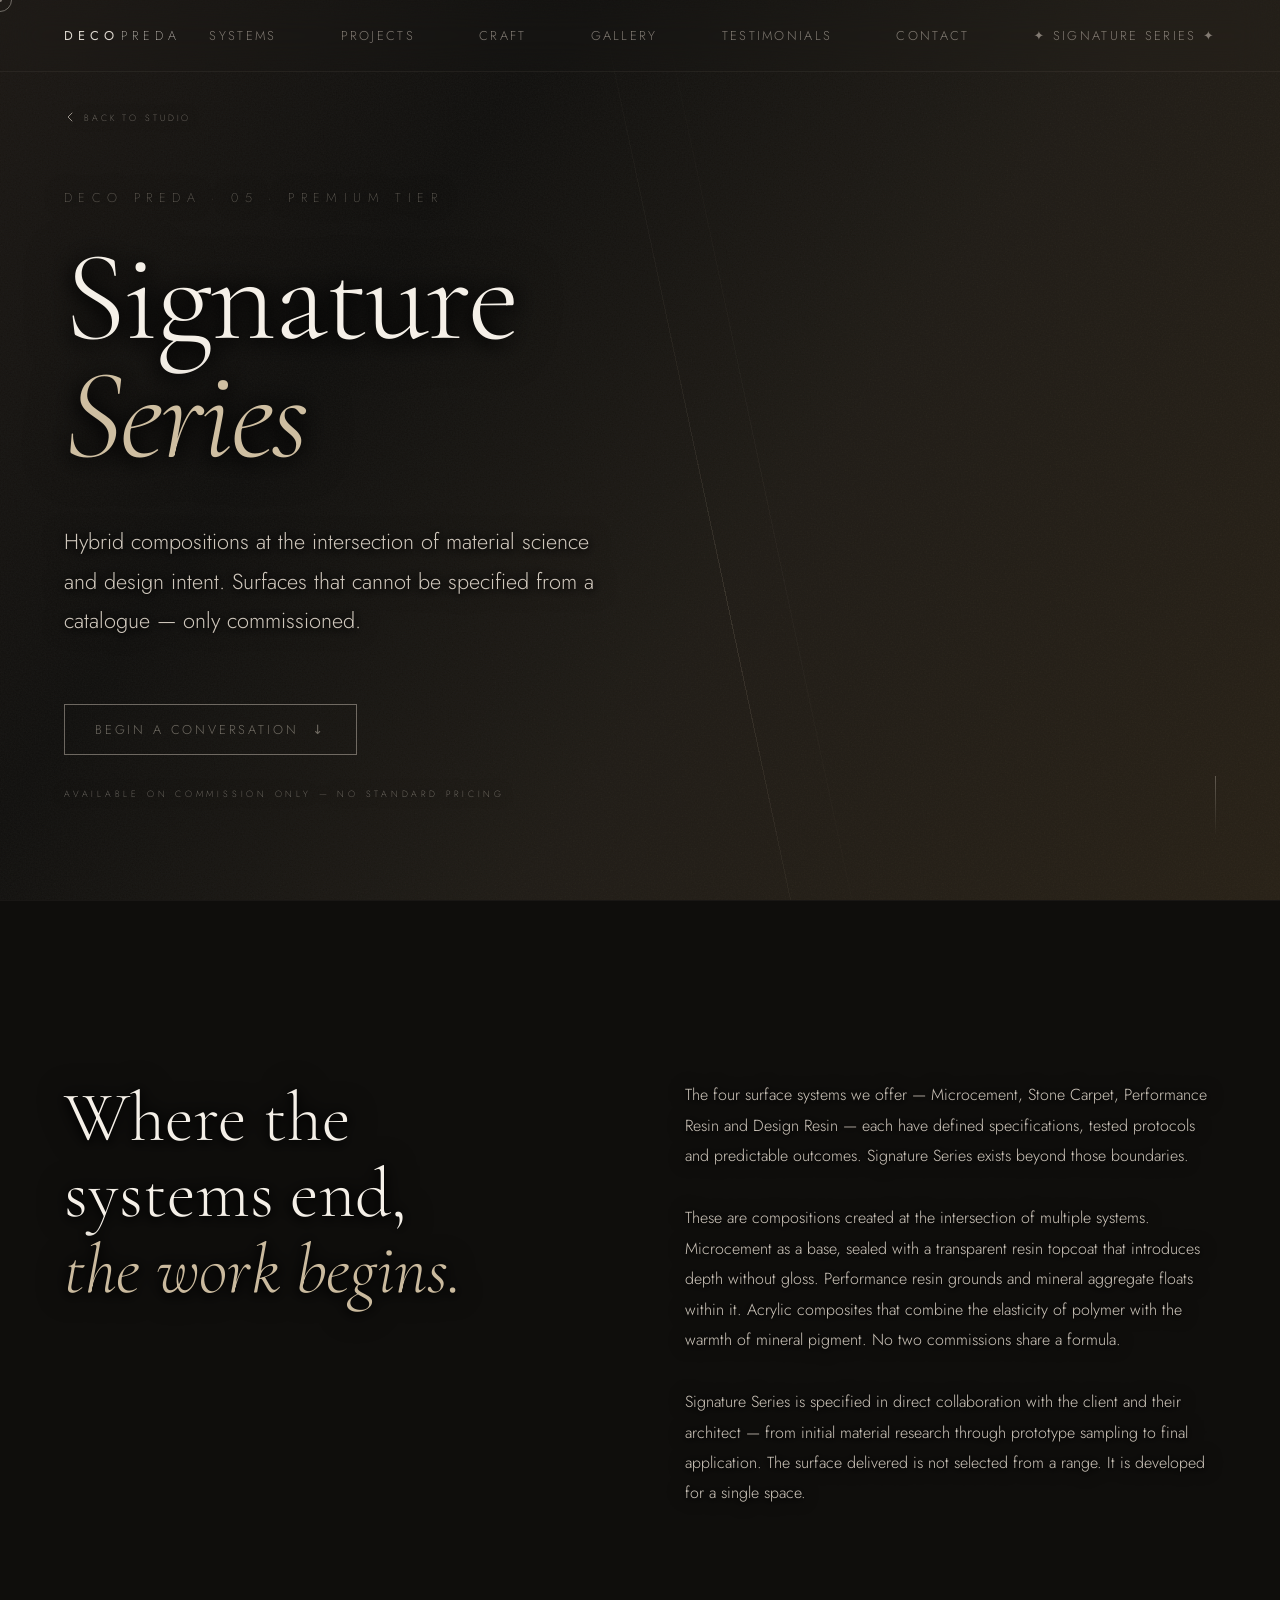
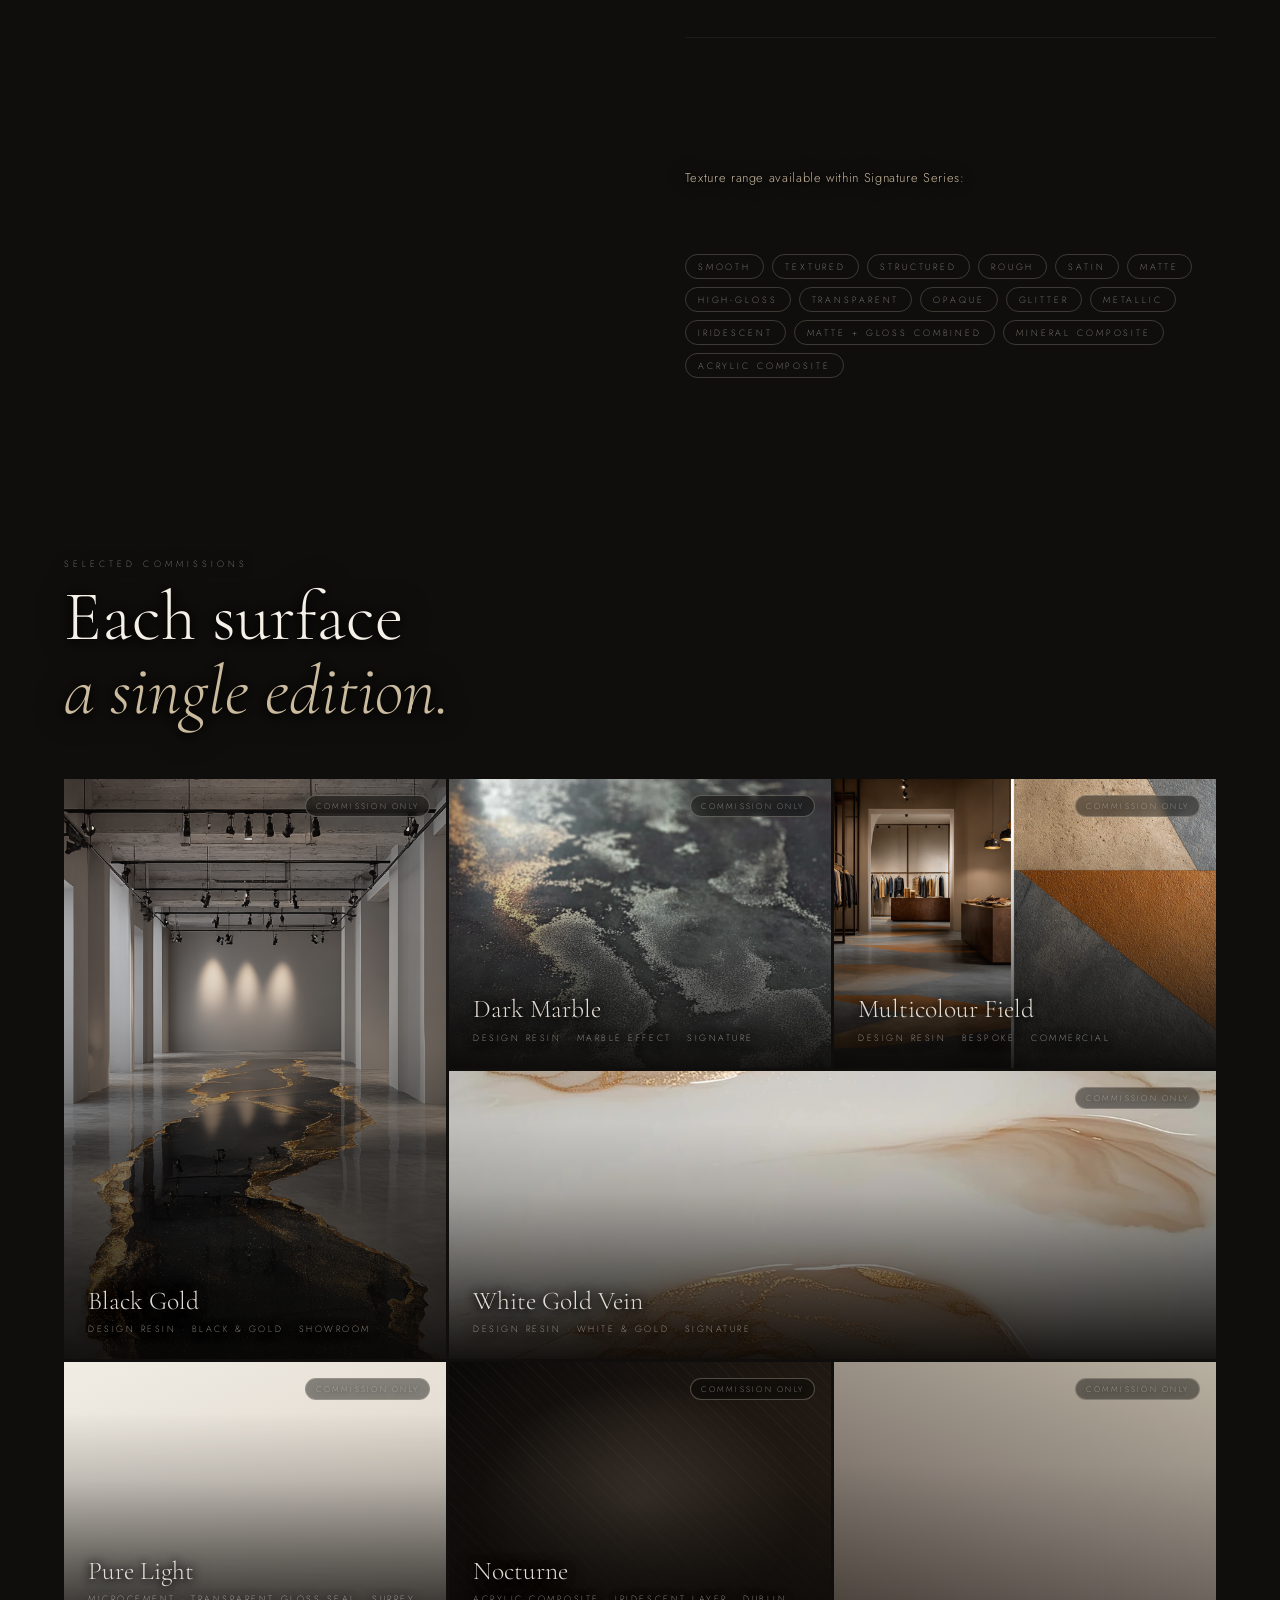
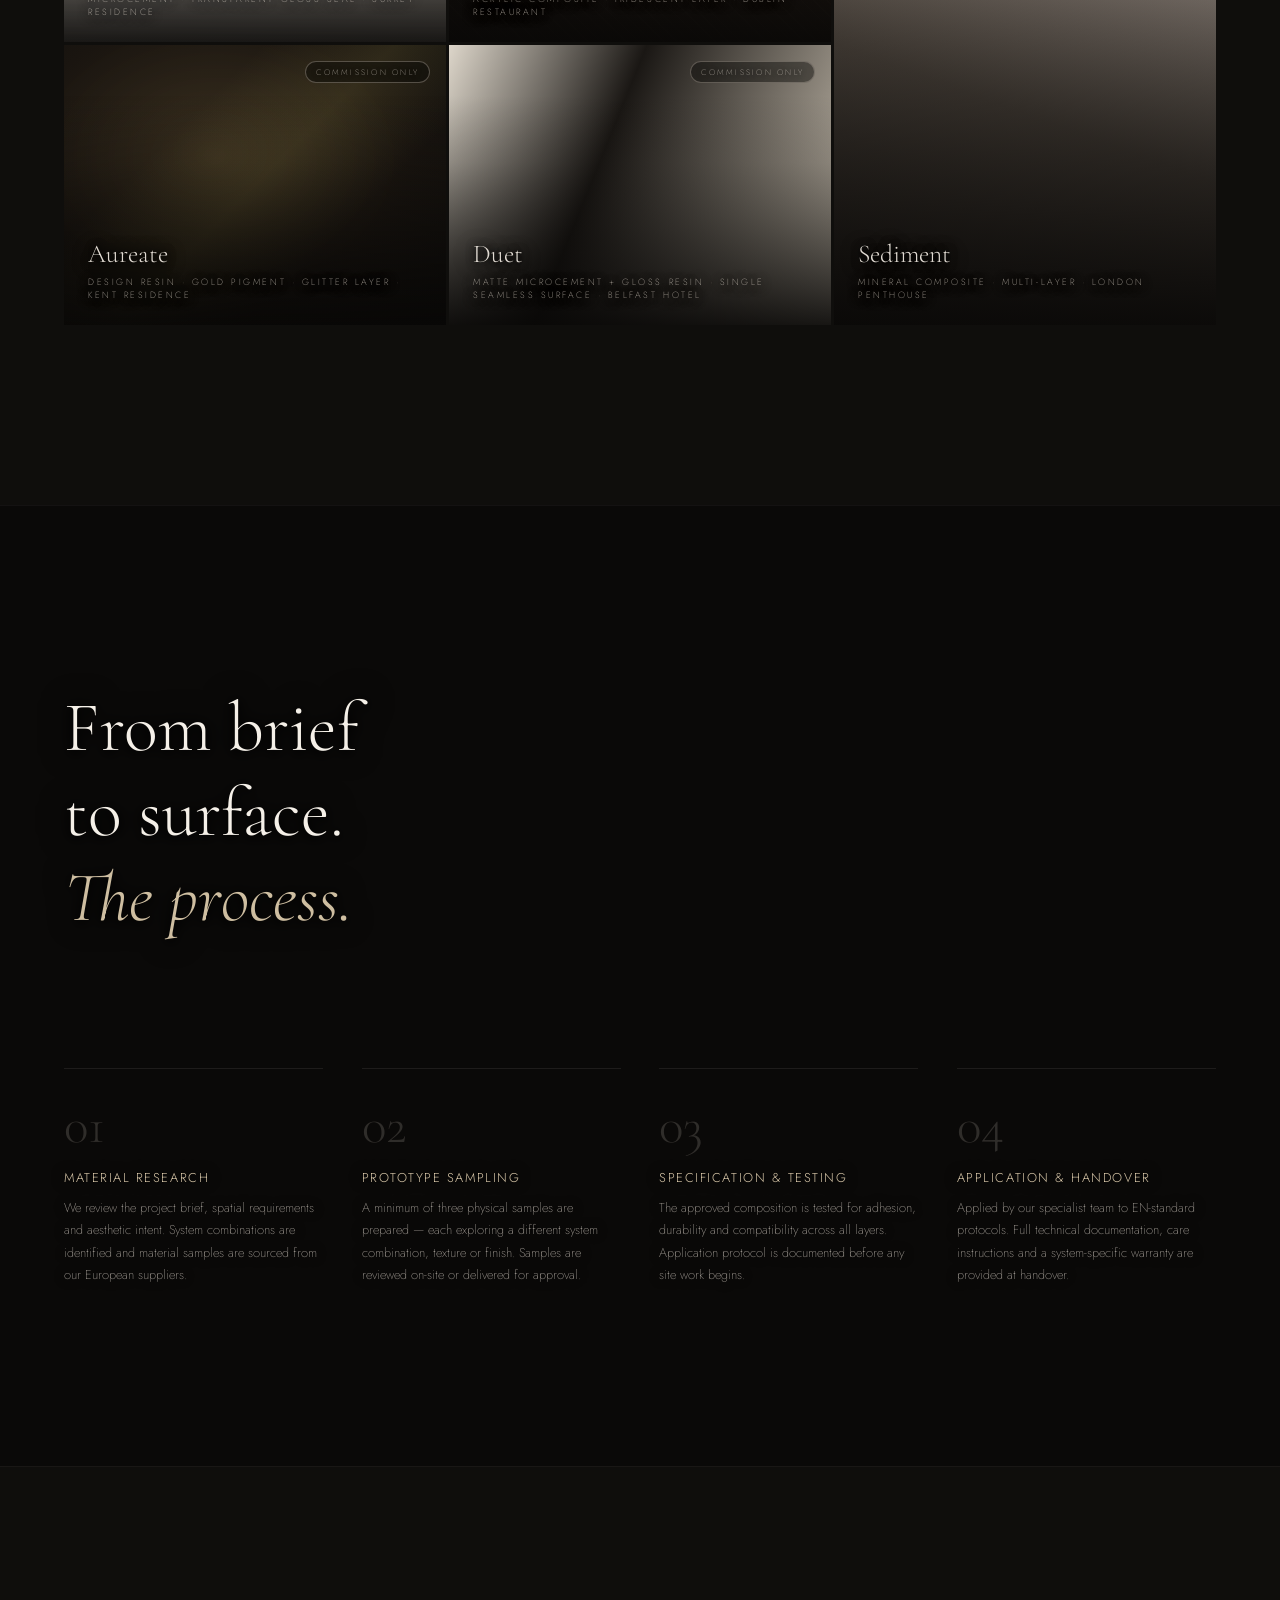
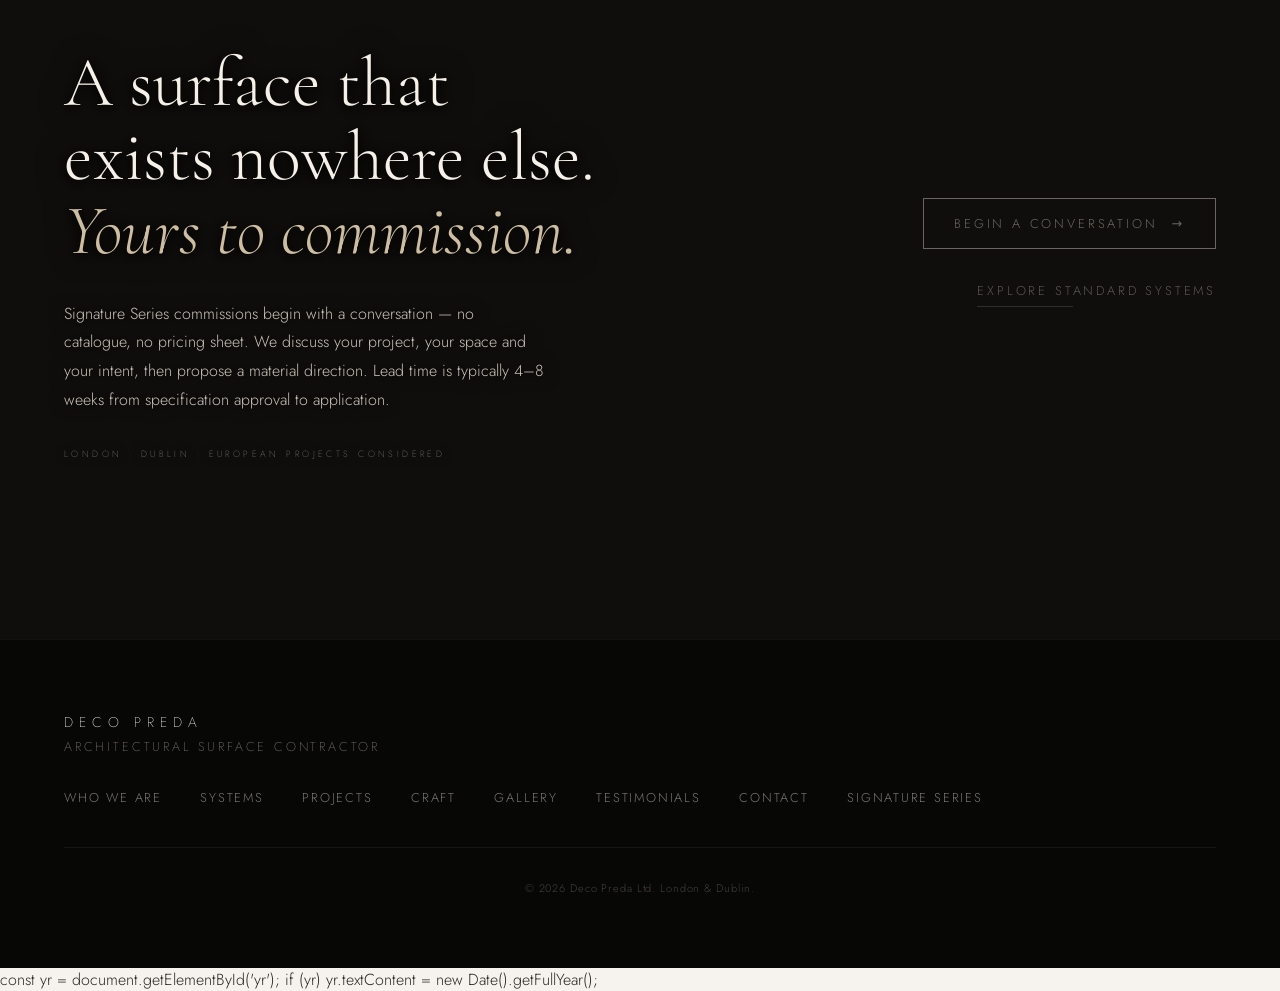
<file: signature-series.html>
<!DOCTYPE html>
<html lang="en">
<head>
  <meta charset="UTF-8" />
  <meta name="viewport" content="width=device-width, initial-scale=1.0" />
  <meta name="description" content="Deco Preda Signature Series — Hybrid surface compositions at the intersection of material science and design intent. Available on commission." />
  <meta property="og:type"        content="website" />
  <meta property="og:title"       content="Signature Series — Deco Preda" />
  <meta property="og:description" content="Hybrid bespoke commissions at the intersection of material science and design intent. Available on commission only." />
  <meta property="og:image"       content="https://predaecaterina01.github.io/images/signature/resin-whitegold-01.webp" />
  <meta property="og:url"         content="https://predaecaterina01.github.io/signature-series.html" />
  <meta name="twitter:card"        content="summary_large_image" />
  <meta name="twitter:title"       content="Signature Series — Deco Preda" />
  <meta name="twitter:description" content="Hybrid bespoke commissions at the intersection of material science and design intent. Available on commission only." />
  <meta name="twitter:image"       content="https://predaecaterina01.github.io/images/signature/resin-whitegold-01.webp" />
  <title>Signature Series — Deco Preda</title>
  <link rel="preconnect" href="https://fonts.googleapis.com" />
  <link rel="preconnect" href="https://fonts.gstatic.com" crossorigin />
  <link href="https://fonts.googleapis.com/css2?family=Cormorant+Garamond:ital,wght@0,200;0,300;0,400;1,200;1,300;1,400&family=Jost:wght@200;300;400&display=swap" rel="stylesheet" />
  <link rel="stylesheet" href="style.css" />
  <style>
    body { background: var(--dark-bg); color: var(--dark-text); cursor: none; }
    a, button { cursor: none; }

    /* ── Hero ── */
    .ss-hero {
      position: relative;
      min-height: 100svh;
      display: flex;
      align-items: flex-end;
      overflow: hidden;
      background: var(--dark-bg);
      padding-bottom: clamp(60px, 8vw, 100px);
    }
    .ss-hero__bg {
      position: absolute; inset: 0;
      background: linear-gradient(125deg, #1a1612 0%, #0f0e0c 30%, #1e1a14 60%, #261f14 100%);
      z-index: 0;
    }
    .ss-hero__grain {
      position: absolute; inset: 0;
      background-image: url("data:image/svg+xml,%3Csvg xmlns='http://www.w3.org/2000/svg' width='512' height='512'%3E%3Cfilter id='n'%3E%3CfeTurbulence type='fractalNoise' baseFrequency='0.68' numOctaves='4' stitchTiles='stitch'/%3E%3CfeColorMatrix type='saturate' values='0.3'/%3E%3C/filter%3E%3Crect width='100%25' height='100%25' filter='url(%23n)' opacity='0.07'/%3E%3C/svg%3E");
      opacity: 0.7; mix-blend-mode: screen; z-index: 1; pointer-events: none;
    }
    .ss-hero__ray {
      position: absolute; top: -10%; left: 55%;
      width: 1px; height: 130%;
      background: linear-gradient(to bottom, transparent, rgba(214,196,170,0.06) 40%, rgba(214,196,170,0.12) 60%, transparent);
      transform: rotate(-12deg); pointer-events: none; z-index: 1;
    }
    .ss-hero__ray::after {
      content: ''; position: absolute; top: 0; left: 60px;
      width: 1px; height: 100%;
      background: linear-gradient(to bottom, transparent, rgba(214,196,170,0.04) 50%, transparent);
    }
    .ss-hero__content {
      position: relative; z-index: 2;
      padding-inline: var(--gut);
      max-width: var(--max); margin-inline: auto; width: 100%;
    }

    /* ══ VOAL TEXT — aplicat pe toate elementele de text din hero ══ */
    .ss-hero__eyebrow {
      display: block;
      font-family: var(--sans); font-weight: 200; font-size: var(--t-xs);
      letter-spacing: 0.5em; text-transform: uppercase;
      color: rgba(183, 174, 163, 0.55);
      margin-bottom: clamp(20px, 3vw, 32px);
      text-shadow: 0 0 28px rgba(0,0,0,0.99), 0 0 14px rgba(0,0,0,0.95), 0 2px 8px rgba(0,0,0,0.90);
    }
    .ss-hero__title {
      font-family: var(--serif); font-weight: 200;
      font-size: clamp(56px, 10vw, 140px);
      line-height: 0.92; color: rgba(245, 240, 232, 1.00);
      letter-spacing: -0.02em;
      margin-bottom: clamp(28px, 4vw, 48px);
      text-shadow: 0 0 48px rgba(0,0,0,0.99), 0 0 24px rgba(0,0,0,0.95), 0 4px 18px rgba(0,0,0,0.90);
    }
    .ss-hero__title em {
      font-style: italic; font-weight: 200;
      color: rgba(224, 206, 175, 0.92); display: block;
      text-shadow: 0 0 48px rgba(0,0,0,0.99), 0 0 24px rgba(0,0,0,0.92), 0 4px 18px rgba(0,0,0,0.85);
    }
    .ss-hero__sub {
      font-family: var(--sans); font-weight: 300; font-size: var(--t-lg);
      line-height: 1.8; color: rgba(218, 210, 198, 0.95);
      max-width: 560px; margin-bottom: clamp(40px, 5vw, 64px);
      text-shadow: 0 0 24px rgba(0,0,0,0.99), 0 0 12px rgba(0,0,0,0.95), 0 2px 8px rgba(0,0,0,0.90);
    }
    .ss-hero__note {
      font-family: var(--sans); font-weight: 200; font-size: 9px;
      letter-spacing: 0.42em; text-transform: uppercase;
      color: rgba(200, 192, 182, 0.72); margin-top: var(--s-md);
      text-shadow: 0 0 16px rgba(0,0,0,0.99), 0 0 8px rgba(0,0,0,0.95);
    }
    .ss-hero__scroll {
      position: absolute; bottom: var(--s-lg); right: var(--gut); z-index: 2;
    }
    .ss-hero__scroll-line {
      width: 1px; height: 60px;
      background: linear-gradient(to bottom, rgba(183,174,163,0.4), transparent);
      margin-inline: auto; animation: scrollBob 2.5s ease-in-out infinite;
    }

    /* ── Introduction ── */
    .ss-intro {
      background: var(--dark-bg); padding-block: var(--s-2xl);
      border-top: 1px solid rgba(183, 174, 163, 0.06);
    }
    .ss-intro__grid {
      max-width: var(--max); margin-inline: auto; padding-inline: var(--gut);
      display: grid; grid-template-columns: 1fr 1fr;
      gap: clamp(48px, 7vw, 100px); align-items: start;
    }
    .ss-intro__h {
      font-family: var(--serif); font-weight: 300; font-size: var(--t-h2);
      line-height: 1.08; color: rgba(245, 240, 232, 1.00);
      position: sticky; top: calc(var(--nav-h) + 32px);
      text-shadow: 0 0 30px rgba(0,0,0,0.99), 0 0 15px rgba(0,0,0,0.90), 0 3px 10px rgba(0,0,0,0.85);
    }
    .ss-intro__h em { font-style: italic; color: rgba(224, 206, 175, 0.90); }
    .ss-intro__p {
      font-size: var(--t-base); color: rgba(218, 210, 198, 0.95);
      line-height: 1.9; margin-bottom: var(--s-md);
      text-shadow: 0 0 18px rgba(0,0,0,0.99), 0 0 9px rgba(0,0,0,0.90), 0 2px 6px rgba(0,0,0,0.80);
    }
    .ss-intro__rule {
      width: 100%; height: 1px; background: rgba(183, 174, 163, 0.08);
      margin-block: var(--s-xl);
    }
    .ss-textures { display: flex; flex-wrap: wrap; gap: 8px; margin-top: var(--s-lg); }
    .ss-texture-tag {
      font-family: var(--sans); font-weight: 200; font-size: 9px;
      letter-spacing: 0.32em; text-transform: uppercase;
      color: rgba(210, 202, 192, 0.82); padding: 5px 12px;
      border: 0.5px solid rgba(183, 174, 163, 0.28); border-radius: 20px;
      transition: color 0.25s, border-color 0.25s;
    }
    .ss-texture-tag:hover { color: rgba(214, 196, 170, 0.85); border-color: rgba(183, 174, 163, 0.32); }
    @media (max-width: 1024px) {
      .ss-intro__grid { grid-template-columns: 1fr; }
      .ss-intro__h { position: static; }
    }

    /* ── Compositions grid ── */
    .ss-works { background: var(--dark-bg); padding-bottom: var(--s-2xl); }
    .ss-works__head {
      max-width: var(--max); margin-inline: auto; padding-inline: var(--gut);
      margin-bottom: clamp(32px, 4vw, 56px);
    }
    .ss-works__label {
      font-family: var(--sans); font-weight: 200; font-size: 9px;
      letter-spacing: 0.45em; text-transform: uppercase;
      color: rgba(210, 202, 192, 0.78); margin-bottom: 10px; display: block;
      text-shadow: 0 0 14px rgba(0,0,0,0.99), 0 0 7px rgba(0,0,0,0.92);
    }
    .ss-works__h {
      font-family: var(--serif); font-weight: 300; font-size: var(--t-h2);
      color: rgba(245, 240, 232, 1.00); line-height: 1.05;
      text-shadow: 0 0 30px rgba(0,0,0,0.99), 0 0 15px rgba(0,0,0,0.90), 0 3px 10px rgba(0,0,0,0.85);
    }
    .ss-works__h em { font-style: italic; color: rgba(224, 206, 175, 0.90); }
    .ss-grid {
      max-width: var(--max); margin-inline: auto; padding-inline: var(--gut);
      display: grid; grid-template-columns: repeat(3, 1fr); gap: 3px;
    }
    .ss-item { position: relative; overflow: hidden; cursor: none; }
    .ss-item:nth-child(1) { grid-row: span 2; }
    .ss-item:nth-child(4) { grid-column: span 2; }
    .ss-item:nth-child(7) { grid-row: span 2; }
    .ss-swatch {
      display: block; width: 100%; height: 100%; min-height: 280px;
      transition: transform 0.9s cubic-bezier(0.22, 1, 0.36, 1);
    }
    .ss-item:hover .ss-swatch { transform: scale(1.04); }

    /* ══ OVERLAY gradient permanent — text mereu vizibil ══ */
    .ss-over {
      position: absolute; inset: 0;
      background: linear-gradient(
        to top,
        rgba(8,7,6,0.92) 0%,
        rgba(8,7,6,0.55) 30%,
        rgba(8,7,6,0.18) 58%,
        transparent 82%
      );
      display: flex; flex-direction: column;
      justify-content: flex-end; padding: 24px;
      transition: background 0.4s var(--ease);
    }
    .ss-item:hover .ss-over {
      background: linear-gradient(
        to top,
        rgba(8,7,6,0.97) 0%,
        rgba(8,7,6,0.70) 35%,
        rgba(8,7,6,0.28) 64%,
        transparent 86%
      );
    }

    /* Badge — mereu vizibil */
    .ss-item__badge {
      position: absolute; top: 16px; right: 16px;
      font-family: var(--sans); font-weight: 200; font-size: 8px;
      letter-spacing: 0.28em; text-transform: uppercase;
      color: rgba(214, 206, 194, 0.88);
      border: 0.5px solid rgba(183, 174, 163, 0.38);
      padding: 4px 10px; border-radius: 20px;
      background: rgba(8,7,6,0.45);
      backdrop-filter: blur(4px);
      text-shadow: 0 1px 5px rgba(0,0,0,0.95);
      transition: all 0.3s var(--ease);
    }
    .ss-item:hover .ss-item__badge {
      color: rgba(183, 174, 163, 0.88);
      border-color: rgba(183, 174, 163, 0.40);
      background: rgba(8,7,6,0.60);
    }

    /* Nume — mereu vizibil */
    .ss-item__name {
      font-family: var(--serif); font-weight: 300;
      font-size: clamp(18px, 2vw, 26px);
      color: rgba(236, 230, 221, 0.95); line-height: 1.2;
      text-shadow:
        0 1px 10px rgba(0,0,0,0.99),
        0 2px 20px rgba(0,0,0,0.92),
        0 0 8px  rgba(0,0,0,0.88);
      transition: color 0.3s var(--ease);
    }
    .ss-item:hover .ss-item__name { color: #fff; }

    /* Descriere — mereu vizibilă */
    .ss-item__desc {
      font-family: var(--sans); font-weight: 200; font-size: 9px;
      letter-spacing: 0.28em; text-transform: uppercase;
      color: rgba(218, 210, 198, 0.95); margin-top: 6px;
      text-shadow:
        0 1px 8px rgba(0,0,0,0.99),
        0 2px 14px rgba(0,0,0,0.90);
      transition: color 0.3s var(--ease);
    }
    .ss-item:hover .ss-item__desc { color: rgba(230, 222, 210, 1.00); }

    @media (max-width: 900px) {
      .ss-grid { grid-template-columns: 1fr 1fr; }
      .ss-item:nth-child(1), .ss-item:nth-child(7) { grid-row: span 1; }
      .ss-item:nth-child(4) { grid-column: span 1; }
    }
    @media (max-width: 560px) { .ss-grid { grid-template-columns: 1fr; } }

    /* ── Process ── */
    .ss-process {
      background: #0a0908; padding-block: var(--s-2xl);
      border-top: 1px solid rgba(183, 174, 163, 0.06);
    }
    .ss-process__wrap { max-width: var(--max); margin-inline: auto; padding-inline: var(--gut); }
    .ss-process__h {
      font-family: var(--serif); font-weight: 300; font-size: var(--t-h2);
      color: rgba(245, 240, 232, 1.00); margin-bottom: var(--s-xl); max-width: 600px;
      text-shadow: 0 0 30px rgba(0,0,0,0.99), 0 0 15px rgba(0,0,0,0.90), 0 3px 10px rgba(0,0,0,0.85);
    }
    .ss-process__h em { font-style: italic; color: rgba(224,206,175,0.92); }
    .ss-steps { display: grid; grid-template-columns: repeat(4, 1fr); gap: clamp(24px, 3vw, 40px); }
    .ss-step { border-top: 1px solid rgba(183, 174, 163, 0.12); padding-top: var(--s-md); }
    .ss-step__n {
      font-family: var(--serif); font-weight: 200;
      font-size: clamp(40px, 4vw, 56px);
      color: rgba(183, 174, 163, 0.22); line-height: 1; margin-bottom: var(--s-sm);
    }
    .ss-step__title {
      font-family: var(--sans); font-weight: 300; font-size: var(--t-sm);
      letter-spacing: 0.12em; text-transform: uppercase;
      color: rgba(224, 206, 175, 0.96); margin-bottom: 10px;
      text-shadow: 0 0 14px rgba(0,0,0,0.99), 0 0 7px rgba(0,0,0,0.90);
    }
    .ss-step__desc {
      font-family: var(--sans); font-weight: 200; font-size: var(--t-sm);
      color: rgba(210, 202, 192, 0.88); line-height: 1.75;
      text-shadow: 0 0 12px rgba(0,0,0,0.99), 0 0 6px rgba(0,0,0,0.85);
    }
    @media (max-width: 900px) { .ss-steps { grid-template-columns: repeat(2, 1fr); } }
    @media (max-width: 500px) { .ss-steps { grid-template-columns: 1fr; } }

    /* ── CTA ── */
    .ss-cta {
      background: var(--dark-bg); padding-block: var(--s-2xl);
      border-top: 1px solid rgba(183, 174, 163, 0.06);
    }
    .ss-cta__inner {
      max-width: var(--max); margin-inline: auto; padding-inline: var(--gut);
      display: grid; grid-template-columns: 1fr auto;
      gap: clamp(40px, 6vw, 80px); align-items: center;
    }
    .ss-cta__h {
      font-family: var(--serif); font-weight: 200; font-size: var(--t-h2);
      color: rgba(245, 240, 232, 1.00); line-height: 1.05;
      text-shadow: 0 0 30px rgba(0,0,0,0.99), 0 0 15px rgba(0,0,0,0.90), 0 3px 10px rgba(0,0,0,0.85);
    }
    .ss-cta__h em { font-style: italic; color: rgba(224,206,175,0.92); }
    .ss-cta__p {
      font-family: var(--sans); font-weight: 300; font-size: var(--t-base);
      color: rgba(218, 210, 198, 0.92); line-height: 1.8; max-width: 480px; margin-top: var(--s-md);
      text-shadow: 0 0 18px rgba(0,0,0,0.99), 0 0 9px rgba(0,0,0,0.90);
    }
    .ss-cta__note {
      font-family: var(--sans); font-weight: 200; font-size: 9px;
      letter-spacing: 0.38em; text-transform: uppercase;
      color: rgba(200, 192, 182, 0.68); margin-top: var(--s-md);
      text-shadow: 0 0 12px rgba(0,0,0,0.99);
    }
    .ss-cta__actions { display: flex; flex-direction: column; align-items: flex-end; gap: var(--s-md); }
    @media (max-width: 900px) {
      .ss-cta__inner { grid-template-columns: 1fr; }
      .ss-cta__actions { align-items: flex-start; }
    }

    /* ── Nav overrides desktop — reset minimal ── */
    @media (min-width: 901px) {

      /* .menu-scroll dispare vizual — link-urile se comportă normal */
      .menu-scroll {
        display: contents;
      }

      /* Panel — înapoi la static, exact ca înainte de orice override mobil */
      .nav__panel {
        position: static !important;
        transform: none !important;
        opacity: 1 !important;
        pointer-events: auto !important;
        overflow: visible !important;
        max-height: none !important;
        height: auto !important;
        background: transparent !important;
        backdrop-filter: none !important;
        -webkit-backdrop-filter: none !important;
        border: none !important;
        box-shadow: none !important;
        border-radius: 0 !important;
        padding: 0 !important;
      }
      .nav__panel::after { display: none !important; }

      /* Items — reset complet la valorile din style.css */
      .nav__item {
        /* Anulăm tot ce am setat pe mobile */
        display: inline-flex !important;
        align-items: center !important;
        justify-content: center !important;
        width: auto !important;
        min-height: auto !important;
        padding: 0 !important;
        margin: 0 !important;
        border: none !important;
        border-bottom: none !important;
        border-top: none !important;
        border-radius: 0 !important;
        text-align: left !important;
        white-space: nowrap !important;
        position: static !important;
        z-index: auto !important;
        pointer-events: auto !important;
        touch-action: auto !important;
        /* Opacitate resetată — toate vizibile */
        opacity: 1 !important;
      }
      .nav__item:nth-child(1),
      .nav__item:nth-child(2),
      .nav__item:nth-child(3),
      .nav__item:nth-child(4),
      .nav__item:nth-child(5),
      .nav__item:nth-child(6),
      .nav__item:nth-child(7) { opacity: 1 !important; }
      .nav__item:active { background: transparent !important; border-radius: 0 !important; }

      /* Contact și Signature — resetăm border/padding de pe mobile */
      .nav__item--cta,
      .nav__item--contact {
        border-top: none !important;
        margin-top: 0 !important;
        margin-left: 0 !important;
        min-height: auto !important;
        padding: 0 !important;
      }
      .nav__item--sig {
        border-top: none !important;
        margin-top: 0 !important;
        margin-left: 0 !important;
        min-height: auto !important;
        padding: 0 !important;
      }

      /* Dark page overrides */
      .nav.on-dark .nav__wordmark { color: var(--dark-text); }
      .nav.on-light { background: rgba(15,14,12,0.96); border-bottom-color: rgba(183,174,163,0.08); }
      .nav.on-light .nav__wordmark { color: var(--dark-text); }
      .nav.on-light .nav__item { color: rgba(183,174,163,0.65) !important; opacity: 1 !important; }
      .nav.on-light .nav__item:hover { color: var(--dark-text) !important; }
    }

        .ss-back {
      display: inline-flex; align-items: center; gap: 8px;
      font-family: var(--sans); font-weight: 200; font-size: 9px;
      letter-spacing: 0.32em; text-transform: uppercase;
      color: rgba(200, 192, 182, 0.72);
      margin-bottom: clamp(40px, 5vw, 64px);
      transition: color 0.25s, gap 0.4s var(--ease);
      text-shadow: 0 0 14px rgba(0,0,0,0.99), 0 0 7px rgba(0,0,0,0.92);
    }
    .ss-back:hover { color: rgba(183, 174, 163, 0.75); gap: 12px; }
  </style>
</head>
<body>

  <div class="progress" id="progress" aria-hidden="true"></div>
  <div class="cursor" id="cursor" aria-hidden="true">
    <div class="cursor__ring"></div>
    <div class="cursor__dot"></div>
  </div>
  <div class="loader" id="loader" aria-hidden="true">
    <div class="loader__body">
      <span class="loader__mark">DP</span>
      <div class="loader__line"><div class="loader__fill"></div></div>
      <span class="loader__sub">Signature Series</span>
    </div>
  </div>

  <!-- ══ NAV — ordine corectă + logo → who-we-are ══ -->
  <nav class="nav on-dark" id="nav" aria-label="Primary">
    <a href="index.html#who-we-are" class="nav__wordmark" aria-label="Deco Preda — Who We Are">
      DECO<span class="nav__wordmark-thin">PREDA</span>
    </a>
    <button class="nav__burger" id="navBurger" aria-label="Open menu" aria-expanded="false" aria-controls="navPanel">
    <span class="nav__burger-line"></span>
   <span class="nav__burger-line"></span>
   <span class="nav__burger-line"></span>
    </button>
    <div class="nav__panel" id="navPanel" aria-hidden="true">
      <div class="menu-scroll" id="menuScroll">
        <a href="index.html#systems"    class="nav__item" data-cursor="link">Systems</a>
        <a href="index.html#projects"   class="nav__item" data-cursor="link">Projects</a>
        <a href="index.html#craft"      class="nav__item" data-cursor="link">Craft</a>
        <a href="gallery.html"          class="nav__item" data-cursor="link">Gallery</a>
        <a href="testimonials.html"     class="nav__item" data-cursor="link">Testimonials</a>
        <a href="index.html#contact"    class="nav__item nav__item--cta" data-cursor="link">Contact</a>
        <a href="signature-series.html" class="nav__item nav__item--sig" data-cursor="link" aria-current="page">✦ Signature Series ✦</a>
      </div>
    </div>
  </nav>

  <div class="nav__backdrop" id="navBackdrop" aria-hidden="true"></div>

  <main>

    <section class="ss-hero" aria-label="Signature Series">
      <div class="ss-hero__bg"></div>
      <div class="ss-hero__grain"></div>
      <div class="ss-hero__ray"></div>
      <div class="ss-hero__content">
        <a href="index.html" class="ss-back">
          <svg width="12" height="12" viewBox="0 0 12 12" fill="none">
            <path d="M8 2L4 6L8 10" stroke="currentColor" stroke-width="1" stroke-linecap="round" stroke-linejoin="round"/>
          </svg>
          Back to studio
        </a>
        <span class="ss-hero__eyebrow reveal-hero">Deco Preda · 05 · Premium Tier</span>
        <h1 class="ss-hero__title reveal-hero">Signature<br><em>Series</em></h1>
        <p class="ss-hero__sub reveal-hero">Hybrid compositions at the intersection of material science and design intent. Surfaces that cannot be specified from a catalogue — only commissioned.</p>
        <a href="#commission" class="btn-ghost reveal-hero" data-cursor="link" data-magnetic>
          <span class="btn-ghost__label">Begin a Conversation</span>
          <span class="btn-ghost__icon" aria-hidden="true">↓</span>
        </a>
        <p class="ss-hero__note reveal-hero">Available on commission only — no standard pricing</p>
      </div>
      <div class="ss-hero__scroll" aria-hidden="true">
        <div class="ss-hero__scroll-line"></div>
      </div>
    </section>

    <section class="ss-intro" aria-label="About Signature Series">
      <div class="ss-intro__grid">
        <div>
          <h2 class="ss-intro__h reveal">Where the<br>systems end,<br><em>the work begins.</em></h2>
        </div>
        <div>
          <p class="ss-intro__p reveal">The four surface systems we offer — Microcement, Stone Carpet, Performance Resin and Design Resin — each have defined specifications, tested protocols and predictable outcomes. Signature Series exists beyond those boundaries.</p>
          <p class="ss-intro__p reveal">These are compositions created at the intersection of multiple systems. Microcement as a base, sealed with a transparent resin topcoat that introduces depth without gloss. Performance resin grounds and mineral aggregate floats within it. Acrylic composites that combine the elasticity of polymer with the warmth of mineral pigment. No two commissions share a formula.</p>
          <p class="ss-intro__p reveal">Signature Series is specified in direct collaboration with the client and their architect — from initial material research through prototype sampling to final application. The surface delivered is not selected from a range. It is developed for a single space.</p>
          <div class="ss-intro__rule reveal"></div>
          <p class="ss-intro__p reveal" style="color:rgba(224,206,175,0.88);font-size:var(--t-sm);letter-spacing:0.05em;">Texture range available within Signature Series:</p>
          <div class="ss-textures reveal">
            <span class="ss-texture-tag">Smooth</span><span class="ss-texture-tag">Textured</span>
            <span class="ss-texture-tag">Structured</span><span class="ss-texture-tag">Rough</span>
            <span class="ss-texture-tag">Satin</span><span class="ss-texture-tag">Matte</span>
            <span class="ss-texture-tag">High-gloss</span><span class="ss-texture-tag">Transparent</span>
            <span class="ss-texture-tag">Opaque</span><span class="ss-texture-tag">Glitter</span>
            <span class="ss-texture-tag">Metallic</span><span class="ss-texture-tag">Iridescent</span>
            <span class="ss-texture-tag">Matte + Gloss Combined</span>
            <span class="ss-texture-tag">Mineral Composite</span>
            <span class="ss-texture-tag">Acrylic Composite</span>
          </div>
        </div>
      </div>
    </section>

    <section class="ss-works" aria-label="Signature Series compositions">
      <div class="ss-works__head">
        <span class="ss-works__label reveal">Selected Commissions</span>
        <h2 class="ss-works__h reveal">Each surface<br><em>a single edition.</em></h2>
      </div>
      <div class="ss-grid">
        <div class="ss-item reveal">
          <div class="ss-swatch" style="background:url('/images/signature/resin-blackgold-01.webp') center/cover;min-height:580px;"></div>
          <div class="ss-over"><span class="ss-item__badge">Commission Only</span><span class="ss-item__name">Black Gold</span><span class="ss-item__desc">Design Resin · Black & Gold · Showroom</span></div>
        </div>
        <div class="ss-item reveal">
          <div class="ss-swatch" style="background:url('/images/signature/resin-blackgray-01.webp') center/cover;min-height:280px;"></div>
          <div class="ss-over"><span class="ss-item__badge">Commission Only</span><span class="ss-item__name">Dark Marble</span><span class="ss-item__desc">Design Resin · Marble Effect · Signature</span></div>
        </div>
        <div class="ss-item reveal">
          <div class="ss-swatch" style="background:url('/images/signature/resin-multicolor-01.webp') center/cover;min-height:280px;"></div>
          <div class="ss-over"><span class="ss-item__badge">Commission Only</span><span class="ss-item__name">Multicolour Field</span><span class="ss-item__desc">Design Resin · Bespoke · Commercial</span></div>
        </div>
        <div class="ss-item reveal">
          <div class="ss-swatch" style="background:url('/images/signature/resin-whitegold-01.webp') center/cover;min-height:280px;"></div>
          <div class="ss-over"><span class="ss-item__badge">Commission Only</span><span class="ss-item__name">White Gold Vein</span><span class="ss-item__desc">Design Resin · White & Gold · Signature</span></div>
        </div>
        <div class="ss-item reveal">
          <div class="ss-swatch" style="background:linear-gradient(158deg,#f0ece4 0%,#e4ddd3 50%,#d4ccc0 100%);min-height:280px"></div>
          <div class="ss-over"><span class="ss-item__badge">Commission Only</span><span class="ss-item__name">Pure Light</span><span class="ss-item__desc">Microcement · Transparent Gloss Seal · Surrey Residence</span></div>
        </div>
        <div class="ss-item reveal">
          <div class="ss-swatch" style="background:linear-gradient(135deg,#0a0908 0%,#1a1410 40%,#2a2018 100%);min-height:280px;position:relative;">
            <div style="position:absolute;inset:0;background:radial-gradient(ellipse at 50% 50%,rgba(214,196,170,0.2),transparent 60%);"></div>
            <div style="position:absolute;inset:0;background:repeating-linear-gradient(45deg,transparent,transparent 8px,rgba(214,196,170,0.03) 8px,rgba(214,196,170,0.03) 9px);"></div>
          </div>
          <div class="ss-over"><span class="ss-item__badge">Commission Only</span><span class="ss-item__name">Nocturne</span><span class="ss-item__desc">Acrylic Composite · Iridescent Layer · Dublin Restaurant</span></div>
        </div>
        <div class="ss-item reveal">
          <div class="ss-swatch" style="background:linear-gradient(200deg,#b8b0a0 0%,#8a8078 30%,#504840 60%,#2a2520 100%);min-height:560px"></div>
          <div class="ss-over"><span class="ss-item__badge">Commission Only</span><span class="ss-item__name">Sediment</span><span class="ss-item__desc">Mineral Composite · Multi-layer · London Penthouse</span></div>
        </div>
        <div class="ss-item reveal">
          <div class="ss-swatch" style="background:radial-gradient(ellipse at 40% 40%,#c8a06040,#1a1510 60%,#0f0e0c 100%);min-height:280px;position:relative;">
            <div style="position:absolute;inset:0;background:linear-gradient(135deg,transparent 30%,rgba(214,196,100,0.12) 50%,transparent 70%);"></div>
          </div>
          <div class="ss-over"><span class="ss-item__badge">Commission Only</span><span class="ss-item__name">Aureate</span><span class="ss-item__desc">Design Resin · Gold Pigment · Glitter Layer · Kent Residence</span></div>
        </div>
        <div class="ss-item reveal">
          <div class="ss-swatch" style="background:linear-gradient(112deg,#ddd6ca 0%,#1a1714 40%,#cdc4b5 100%);min-height:280px"></div>
          <div class="ss-over"><span class="ss-item__badge">Commission Only</span><span class="ss-item__name">Duet</span><span class="ss-item__desc">Matte Microcement + Gloss Resin · Single Seamless Surface · Belfast Hotel</span></div>
        </div>
      </div>
    </section>

    <section class="ss-process" aria-label="Signature Series process">
      <div class="ss-process__wrap">
        <h2 class="ss-process__h reveal">From brief<br>to surface.<br><em>The process.</em></h2>
        <div class="ss-steps">
          <div class="ss-step reveal"><div class="ss-step__n">01</div><div class="ss-step__title">Material Research</div><div class="ss-step__desc">We review the project brief, spatial requirements and aesthetic intent. System combinations are identified and material samples are sourced from our European suppliers.</div></div>
          <div class="ss-step reveal"><div class="ss-step__n">02</div><div class="ss-step__title">Prototype Sampling</div><div class="ss-step__desc">A minimum of three physical samples are prepared — each exploring a different system combination, texture or finish. Samples are reviewed on-site or delivered for approval.</div></div>
          <div class="ss-step reveal"><div class="ss-step__n">03</div><div class="ss-step__title">Specification & Testing</div><div class="ss-step__desc">The approved composition is tested for adhesion, durability and compatibility across all layers. Application protocol is documented before any site work begins.</div></div>
          <div class="ss-step reveal"><div class="ss-step__n">04</div><div class="ss-step__title">Application & Handover</div><div class="ss-step__desc">Applied by our specialist team to EN-standard protocols. Full technical documentation, care instructions and a system-specific warranty are provided at handover.</div></div>
        </div>
      </div>
    </section>

    <section class="ss-cta" id="commission" aria-label="Begin a commission">
      <div class="ss-cta__inner">
        <div>
          <h2 class="ss-cta__h reveal">A surface that<br>exists nowhere else.<br><em>Yours to commission.</em></h2>
          <p class="ss-cta__p reveal">Signature Series commissions begin with a conversation — no catalogue, no pricing sheet. We discuss your project, your space and your intent, then propose a material direction. Lead time is typically 4–8 weeks from specification approval to application.</p>
          <p class="ss-cta__note reveal">London · Dublin · European projects considered</p>
        </div>
        <div class="ss-cta__actions reveal">
          <a href="index.html#contact" class="btn-ghost" data-cursor="link" data-magnetic>
            <span class="btn-ghost__label">Begin a Conversation</span>
            <span class="btn-ghost__icon" aria-hidden="true">→</span>
          </a>
          <a href="index.html#systems" class="btn-line" data-cursor="link" style="color:rgba(183,174,163,0.45)">
            <span class="btn-line__label" style="color:rgba(183,174,163,0.45)">Explore Standard Systems</span>
            <span class="btn-line__line" style="background:rgba(183,174,163,0.2)" aria-hidden="true"></span>
          </a>
        </div>
      </div>
    </section>

  </main>

  <footer class="foot" role="contentinfo" style="background:#070706;border-top:1px solid rgba(183,174,163,0.06)">
    <div class="wrap">
      <div class="foot__inner">
        <div class="foot__brand">
          <p class="foot__wordmark">DECO PREDA</p>
          <p class="foot__descriptor">Architectural Surface Contractor</p>
        </div>
        <nav class="foot__nav" aria-label="Footer navigation">
          <a href="index.html#who-we-are">Who We Are</a>
          <a href="index.html#systems">Systems</a>
          <a href="index.html#projects">Projects</a>
          <a href="index.html#craft">Craft</a>
          <a href="gallery.html">Gallery</a>
          <a href="testimonials.html">Testimonials</a>
          <a href="index.html#contact">Contact</a>
          <a href="signature-series.html">Signature Series</a>
        </nav>
        <p class="foot__copy">&copy; <span id="yr"></span> Deco Preda Ltd. London &amp; Dublin.</p>
      </div>
    </div>
  </footer>

  <script src="script.js"></script>
    const yr = document.getElementById('yr');
    if (yr) yr.textContent = new Date().getFullYear();
  </script>
</body>
</html>
</file>
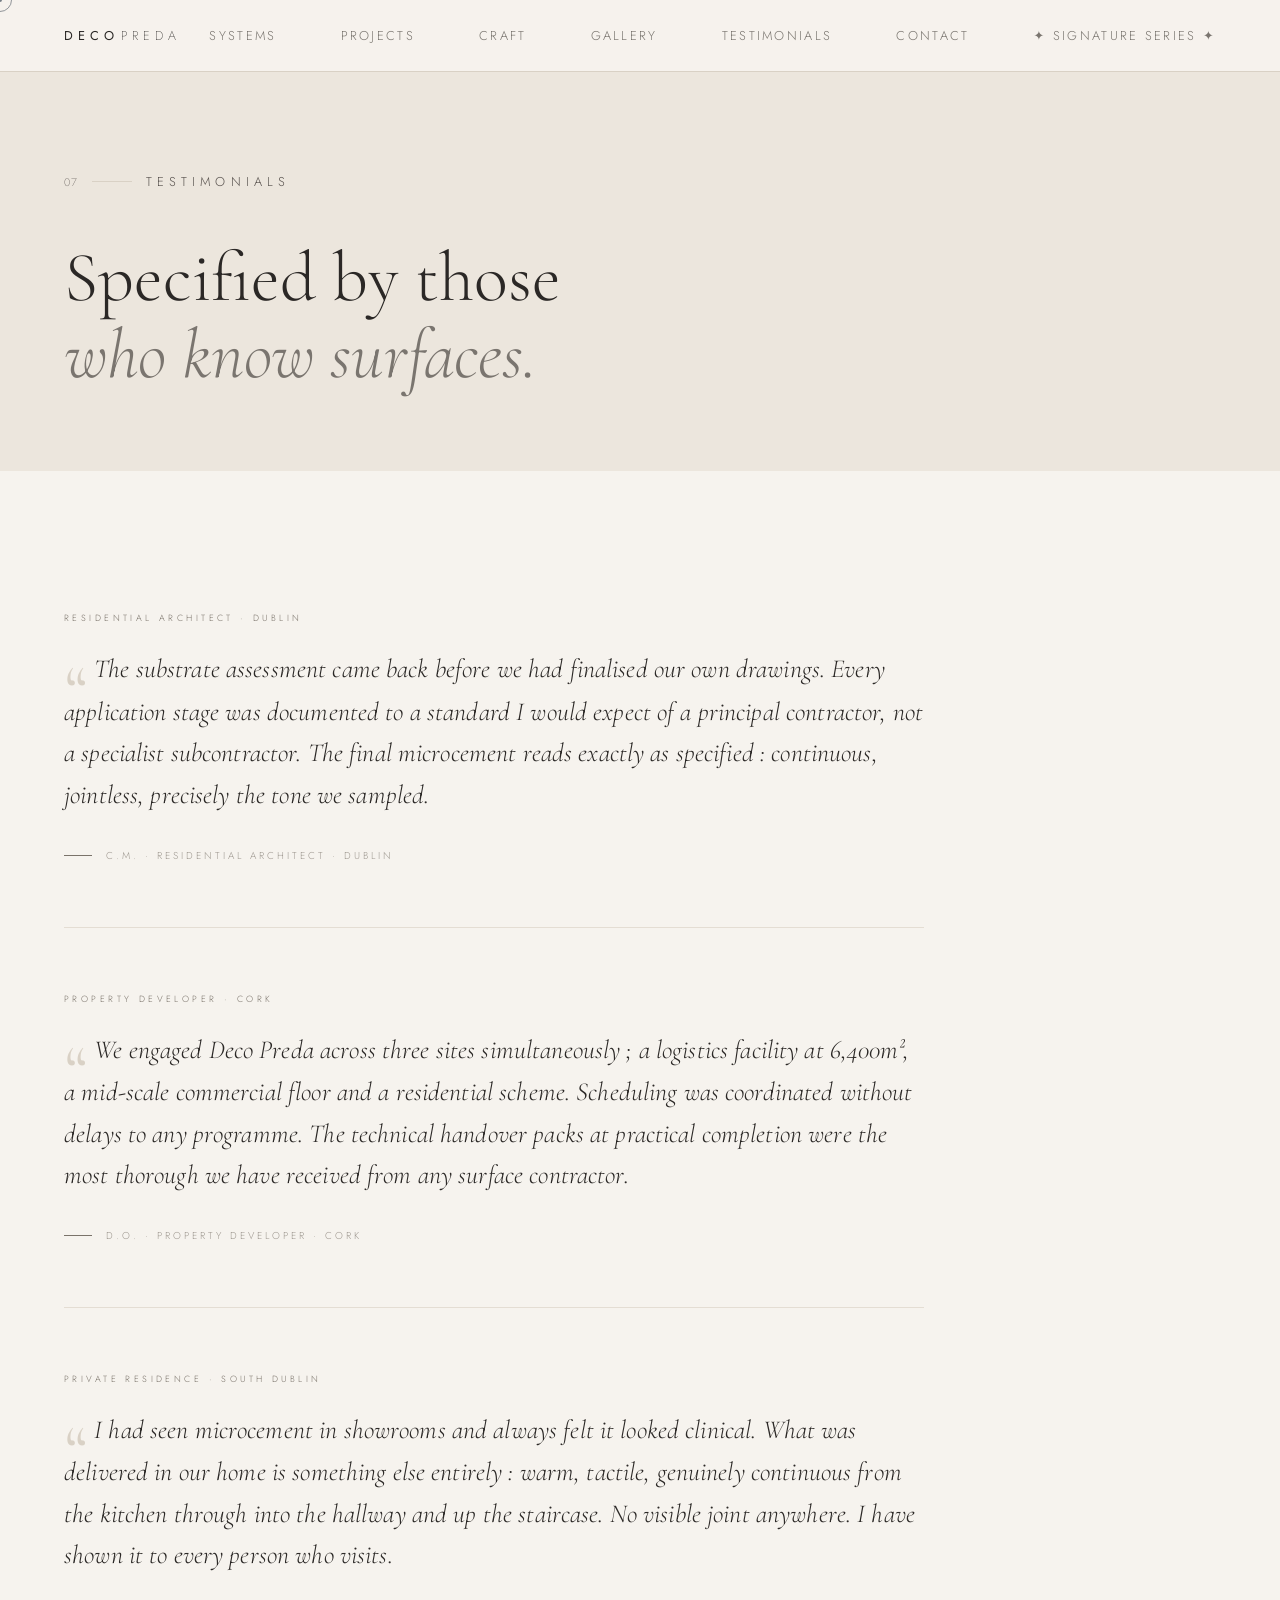
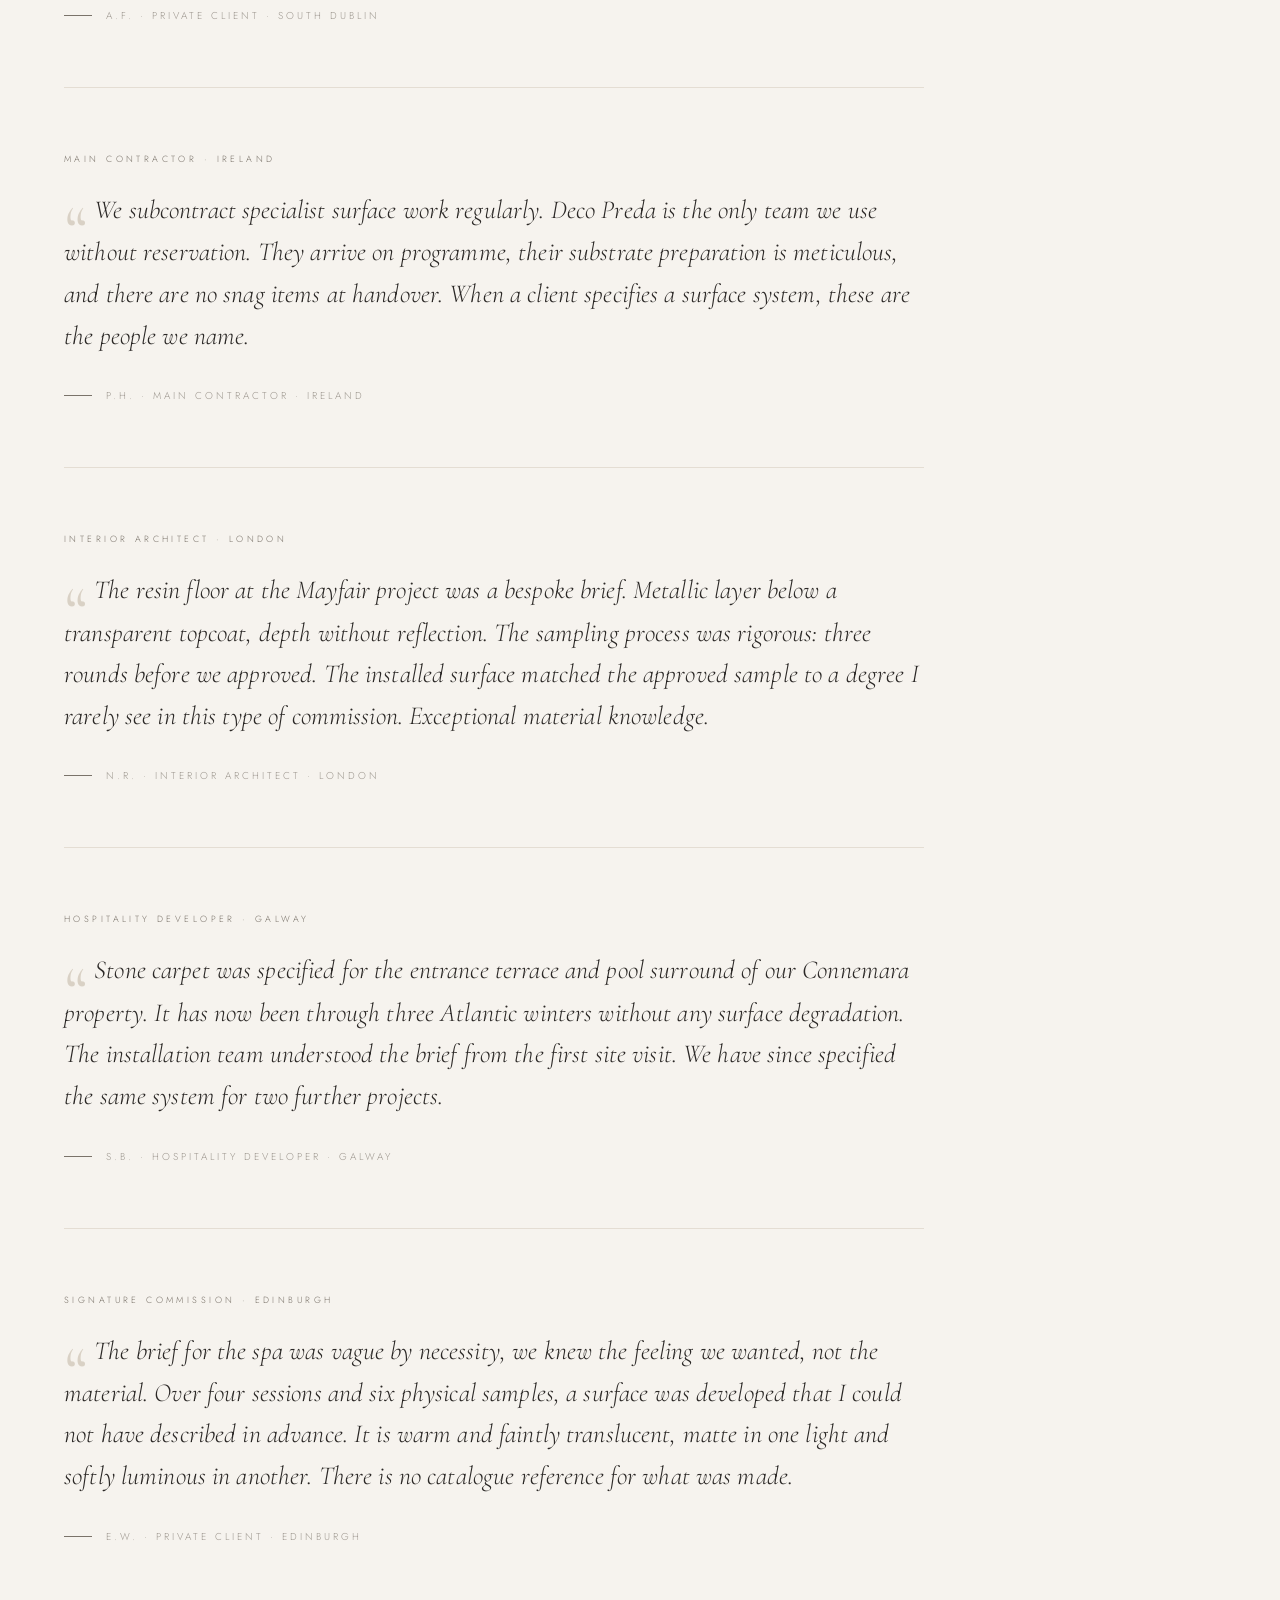
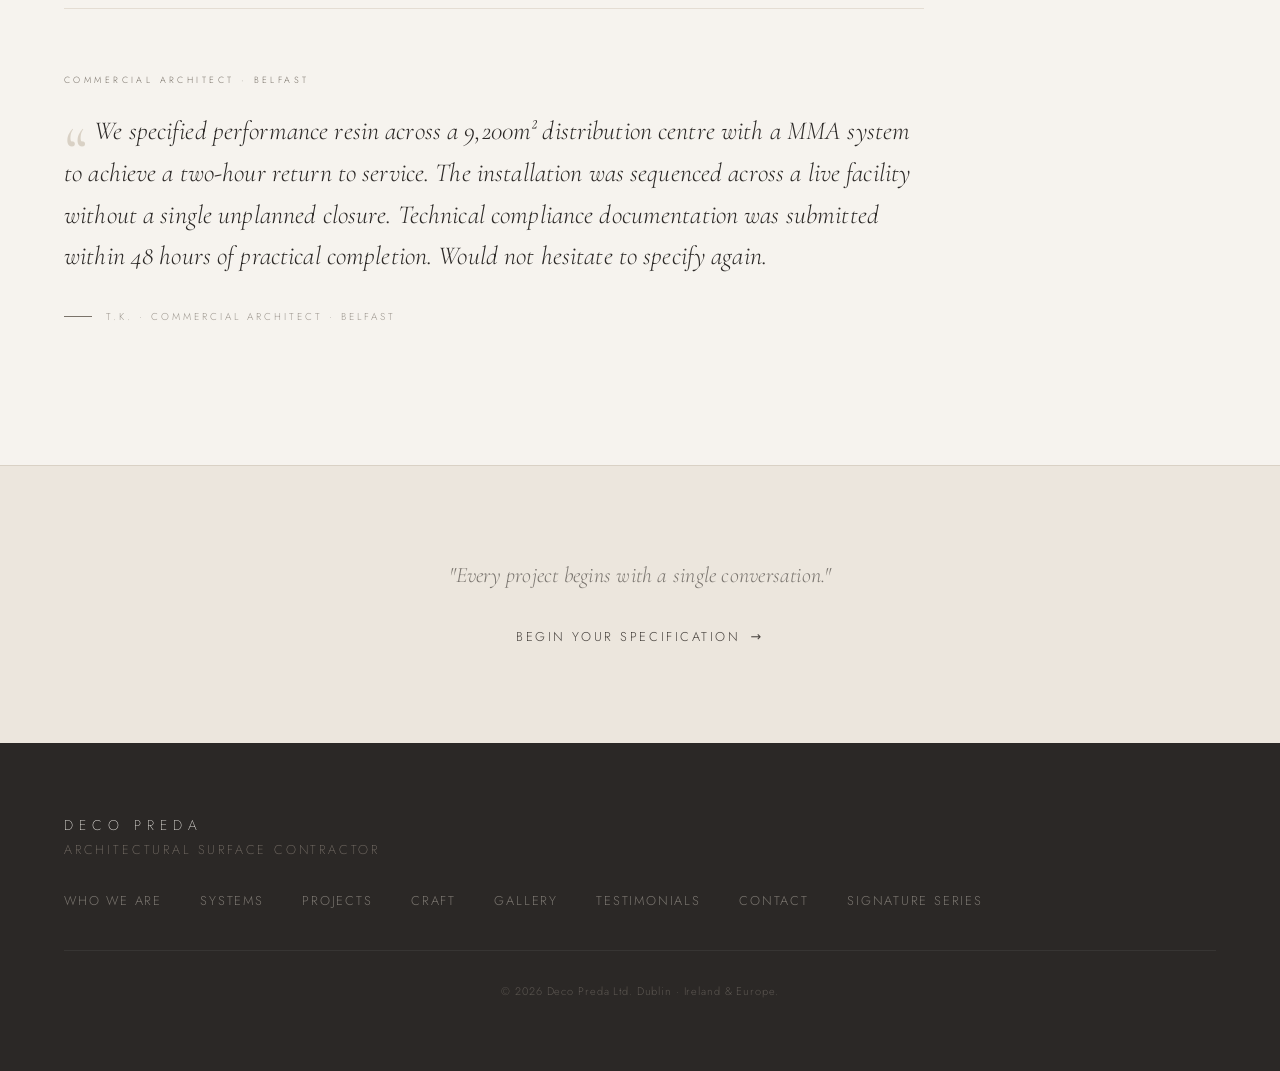
<file: testimonials.html>
<!DOCTYPE html>
<html lang="en">
<head>
  <meta charset="UTF-8" />
  <meta name="viewport" content="width=device-width, initial-scale=1.0" />
  <meta name="description" content="What architects, developers and private clients say about Deco Preda — precision surface contractor across Ireland and Europe." />
  <title>Testimonials — Deco Preda</title>
  <link rel="preconnect" href="https://fonts.googleapis.com" />
  <link rel="preconnect" href="https://fonts.gstatic.com" crossorigin />
  <link href="https://fonts.googleapis.com/css2?family=Cormorant+Garamond:ital,wght@0,200;0,300;0,400;1,200;1,300;1,400&family=Jost:wght@200;300;400&display=swap" rel="stylesheet" />
  <link rel="stylesheet" href="style.css" />
  <style>
    body {
      background: var(--ivory-2);
      color: var(--ink);
      overflow: auto !important;
    }
    .nav {
      background: rgba(246, 243, 238, 0.96) !important;
      backdrop-filter: blur(20px);
      -webkit-backdrop-filter: blur(20px);
      border-bottom: 1px solid var(--sand) !important;
    }
    .nav__burger span { background: var(--ink) !important; }
    .loader { display: none !important; }

    /* ── Page hero ── */
    .testi-hero {
      background: var(--ivory-2);
      padding-top: calc(var(--nav-h) + clamp(60px, 8vw, 100px));
      padding-bottom: clamp(48px, 6vw, 80px);
      padding-inline: var(--gut);
      max-width: var(--max);
      margin-inline: auto;
    }
    .testi-hero .section-head { margin-bottom: clamp(32px, 4vw, 48px); }
    .testi-hero__h { font-family: var(--serif); font-weight: 200; font-size: var(--t-h2); line-height: 1.1; color: var(--ink); max-width: 700px; }
    .testi-hero__h em { font-style: italic; color: var(--stone); }

    /* ── List ── */
    .testi-list { background: var(--ivory); padding-block: clamp(48px, 6vw, 80px); }
    .testi-list__inner { max-width: var(--max); margin-inline: auto; padding-inline: var(--gut); }

    /* ── Single item ── */
    .testi-item {
      padding-block: clamp(44px, 5vw, 64px);
      border-bottom: 1px solid var(--ivory-3);
      max-width: 860px;
      opacity: 0; transform: translateY(24px);
      transition: opacity 0.65s var(--ease), transform 0.65s var(--ease);
    }
    .testi-item.in { opacity: 1; transform: translateY(0); }
    .testi-item:last-child { border-bottom: none; }
    .testi-item__category { font-family: var(--sans); font-weight: 300; font-size: 9px; letter-spacing: 0.38em; text-transform: uppercase; color: var(--taupe-d); margin-bottom: clamp(16px, 2vw, 24px); }
    .testi-item blockquote { margin: 0; padding: 0; }
    .testi-item blockquote p { font-family: var(--serif); font-weight: 200; font-style: italic; font-size: clamp(18px, 2.2vw, 26px); line-height: 1.6; color: var(--ink); margin: 0 0 clamp(20px, 2.5vw, 32px); letter-spacing: 0.005em; }
    .testi-item blockquote p::before { content: '\201C'; font-family: var(--serif); font-size: 2.8em; line-height: 0; vertical-align: -0.5em; margin-right: 6px; color: var(--sand); font-style: normal; }
    .testi-item cite { display: flex; align-items: center; gap: 14px; font-family: var(--sans); font-weight: 300; font-size: 10px; letter-spacing: 0.3em; text-transform: uppercase; color: var(--stone-l); font-style: normal; }
    .testi-item cite::before { content: ''; display: inline-block; width: 28px; height: 1px; background: var(--taupe-d); flex-shrink: 0; }

    /* ── CTA final ── */
    .testi-cta { background: var(--ivory-2); border-top: 1px solid var(--sand); padding-block: clamp(56px, 8vw, 96px); text-align: center; padding-inline: var(--gut); }
    .testi-cta__line { font-family: var(--serif); font-weight: 200; font-style: italic; font-size: clamp(16px, 1.8vw, 22px); color: var(--stone); margin-bottom: clamp(24px, 3vw, 36px); letter-spacing: 0.01em; }
    .testi-cta .link-arrow { margin-top: 0; }
  </style>
</head>
<body class="light-body">

  <div class="progress" id="progress" aria-hidden="true"></div>
  <div class="cursor" id="cursor" aria-hidden="true">
    <div class="cursor__ring"></div>
    <div class="cursor__dot"></div>
  </div>

  <!-- ══ NAV ══ -->
  <nav class="nav on-light" id="nav" aria-label="Primary">
    <a href="index.html#who-we-are" class="nav__wordmark" aria-label="Deco Preda home">
      DECO<span class="nav__wordmark-thin">PREDA</span>
    </a>
    <button class="nav__burger" id="navBurger" aria-label="Open menu" aria-expanded="false" aria-controls="navPanel">
    <span class="nav__burger-line"></span>
   <span class="nav__burger-line"></span>
   <span class="nav__burger-line"></span>
    </button>
    <div class="nav__panel" id="navPanel" aria-hidden="true">
      <div class="menu-scroll" id="menuScroll">
        <a href="index.html#systems"    class="nav__item" data-cursor="link">Systems</a>
        <a href="index.html#projects"   class="nav__item" data-cursor="link">Projects</a>
        <a href="index.html#craft"      class="nav__item" data-cursor="link">Craft</a>
        <a href="gallery.html"          class="nav__item" data-cursor="link">Gallery</a>
        <a href="testimonials.html"     class="nav__item" data-cursor="link" aria-current="page">Testimonials</a>
        <a href="index.html#contact"    class="nav__item nav__item--contact" data-cursor="link">Contact</a>
        <a href="signature-series.html" class="nav__item nav__item--sig" data-cursor="link" aria-label="Signature Series — exclusive commissions only">✦ Signature Series ✦</a>
      </div>
    </div>
  </nav>

  <!-- ══ BACKDROP NAV ══ -->
  <div class="nav__backdrop" id="navBackdrop" aria-hidden="true"></div>

  <main>
    <div class="testi-hero wrap">
      <header class="section-head">
        <span class="section-idx">07</span>
        <span class="section-rule" aria-hidden="true"></span>
        <span class="section-label">Testimonials</span>
      </header>
      <h1 class="testi-hero__h">Specified by those<br><em>who know surfaces.</em></h1>
    </div>

    <div class="testi-list">
      <div class="testi-list__inner">

        <article class="testi-item">
          <p class="testi-item__category">Residential Architect · Dublin</p>
          <blockquote>
            <p>The substrate assessment came back before we had finalised our own drawings. Every application stage was documented to a standard I would expect of a principal contractor, not a specialist subcontractor. The final microcement reads exactly as specified : continuous, jointless, precisely the tone we sampled.</p>
            <cite>C.M. · Residential Architect · Dublin</cite>
          </blockquote>
        </article>

        <article class="testi-item">
          <p class="testi-item__category">Property Developer · Cork</p>
          <blockquote>
            <p>We engaged Deco Preda across three sites simultaneously ; a logistics facility at 6,400m², a mid-scale commercial floor and a residential scheme. Scheduling was coordinated without delays to any programme. The technical handover packs at practical completion were the most thorough we have received from any surface contractor.</p>
            <cite>D.O. · Property Developer · Cork</cite>
          </blockquote>
        </article>

        <article class="testi-item">
          <p class="testi-item__category">Private Residence · South Dublin</p>
          <blockquote>
            <p>I had seen microcement in showrooms and always felt it looked clinical. What was delivered in our home is something else entirely : warm, tactile, genuinely continuous from the kitchen through into the hallway and up the staircase. No visible joint anywhere. I have shown it to every person who visits.</p>
            <cite>A.F. · Private Client · South Dublin</cite>
          </blockquote>
        </article>

        <article class="testi-item">
          <p class="testi-item__category">Main Contractor · Ireland</p>
          <blockquote>
            <p>We subcontract specialist surface work regularly. Deco Preda is the only team we use without reservation. They arrive on programme, their substrate preparation is meticulous, and there are no snag items at handover. When a client specifies a surface system, these are the people we name.</p>
            <cite>P.H. · Main Contractor · Ireland</cite>
          </blockquote>
        </article>

        <article class="testi-item">
          <p class="testi-item__category">Interior Architect · London</p>
          <blockquote>
            <p>The resin floor at the Mayfair project was a bespoke brief. Metallic layer below a transparent topcoat, depth without reflection. The sampling process was rigorous: three rounds before we approved. The installed surface matched the approved sample to a degree I rarely see in this type of commission. Exceptional material knowledge.</p>
            <cite>N.R. · Interior Architect · London</cite>
          </blockquote>
        </article>

        <article class="testi-item">
          <p class="testi-item__category">Hospitality Developer · Galway</p>
          <blockquote>
            <p>Stone carpet was specified for the entrance terrace and pool surround of our Connemara property. It has now been through three Atlantic winters without any surface degradation. The installation team understood the brief from the first site visit. We have since specified the same system for two further projects.</p>
            <cite>S.B. · Hospitality Developer · Galway</cite>
          </blockquote>
        </article>

        <article class="testi-item">
          <p class="testi-item__category">Signature Commission · Edinburgh</p>
          <blockquote>
            <p>The brief for the spa was vague by necessity, we knew the feeling we wanted, not the material. Over four sessions and six physical samples, a surface was developed that I could not have described in advance. It is warm and faintly translucent, matte in one light and softly luminous in another. There is no catalogue reference for what was made.</p>
            <cite>E.W. · Private Client · Edinburgh</cite>
          </blockquote>
        </article>

        <article class="testi-item">
          <p class="testi-item__category">Commercial Architect · Belfast</p>
          <blockquote>
            <p>We specified performance resin across a 9,200m² distribution centre with a MMA system to achieve a two-hour return to service. The installation was sequenced across a live facility without a single unplanned closure. Technical compliance documentation was submitted within 48 hours of practical completion. Would not hesitate to specify again.</p>
            <cite>T.K. · Commercial Architect · Belfast</cite>
          </blockquote>
        </article>

      </div>
    </div>
  </main>

  <div class="testi-cta">
    <p class="testi-cta__line">"Every project begins with a single conversation."</p>
    <a href="index.html#contact" class="link-arrow" data-cursor="link" aria-label="Begin your specification — go to contact">Begin your specification</a>
  </div>

  <footer class="foot" role="contentinfo">
    <div class="wrap">
      <div class="foot__inner">
        <div class="foot__brand">
          <p class="foot__wordmark">DECO PREDA</p>
          <p class="foot__descriptor">Architectural Surface Contractor</p>
        </div>
        <nav class="foot__nav" aria-label="Footer navigation">
          <a href="index.html#who-we-are">Who We Are</a>
          <a href="index.html#systems">Systems</a>
          <a href="index.html#projects">Projects</a>
          <a href="index.html#craft">Craft</a>
          <a href="gallery.html">Gallery</a>
          <a href="testimonials.html" aria-current="page">Testimonials</a>
          <a href="index.html#contact">Contact</a>
          <a href="signature-series.html">Signature Series</a>
        </nav>
        <p class="foot__copy">&copy; <span id="yr"></span> Deco Preda Ltd. Dublin · Ireland &amp; Europe.</p>
      </div>
    </div>
  </footer>
 <script src="script.js"></script>
<script>
(function() {
  'use strict';

  /* ══ REVEAL TESTIMONIALE ══ */
  var testiItems = document.querySelectorAll('.testi-item');
  if ('IntersectionObserver' in window) {
    var io = new IntersectionObserver(function(entries) {
      entries.forEach(function(e) {
        if (e.isIntersecting) { e.target.classList.add('in'); io.unobserve(e.target); }
      });
    }, { threshold: 0.10, rootMargin: '0px 0px -32px 0px' });
    testiItems.forEach(function(el, i) {
      el.style.transitionDelay = (i * 0.05) + 's';
      io.observe(el);
    });
  } else {
    testiItems.forEach(function(el) { el.classList.add('in'); });
  }

})();
</script>
</body>
</html>
</file>
<file: style.css>
/* ════════════════════════════════════════════════════════════
   DECO PREDA — style.css
   Architectural Surface Atelier
   Dark cinematic → warm architectural transition
   ════════════════════════════════════════════════════════════ */


/* ──────────────────────────────────────────
   1. TOKENS
────────────────────────────────────────── */
:root {

  /* Warm light palette */
  --ivory:         #F6F3EE;
  --ivory-2:       #ECE6DD;
  --ivory-3:       #E4DDD3;
  --sand:          #D9D1C5;
  --taupe:         #8A8178;
  --taupe-d:       #7A736A;
  --stone:         #7A756F;
  --stone-l:       #9E9890;
  --ink:           #2B2826;

  /* Dark cinematic palette */
  --dark-bg:       #0F0E0C;
  --dark-mid:      #1A1915;
  --dark-surface:  #231F1A;
  --dark-rule:     rgba(183, 174, 163, 0.12);
  --dark-text:     rgba(236, 230, 221, 0.92);
  --dark-muted:    rgba(183, 174, 163, 0.55);

  /* Type */
  --serif:  'Cormorant Garamond', 'Georgia', serif;
  --sans:   'Jost', system-ui, sans-serif;

  /* Fluid type */
  --t-hero:   clamp(38px,  5.5vw,  80px);
  --t-h2:     clamp(38px,  5.5vw,  80px);
  --t-h3:     clamp(26px,  3vw,    44px);
  --t-lg:     clamp(17px,  1.7vw,  22px);
  --t-base:   clamp(14px,  1.3vw,  16px);
  --t-sm:     clamp(11px,  1vw,    13px);
  --t-xs:     clamp(11px,  1vw,  13px);

  /* Spacing */
  --s-xs:  8px;
  --s-sm: 16px;
  --s-md: 32px;
  --s-lg: 64px;
  --s-xl: clamp(80px, 10vw, 140px);
  --s-2xl: clamp(120px, 14vw, 200px);

  /* Layout */
  --max:    1440px;
  --gut:    clamp(24px, 5vw, 88px);
  --nav-h:  72px;

  /* Motion */
  --ease:       cubic-bezier(0.22, 1, 0.36, 1);
  --ease-slow:  cubic-bezier(0.16, 1, 0.3, 1);
  --dur-fast:   0.25s;
  --dur-mid:    0.5s;
  --dur-slow:   0.9s;
  --dur-xslow:  1.4s;
}


/* ──────────────────────────────────────────
   2. RESET
────────────────────────────────────────── */
*, *::before, *::after {
  box-sizing: border-box;
  margin: 0;
  padding: 0;
}

html {
  font-size: 16px;
  scroll-behavior: smooth;
  -webkit-text-size-adjust: 100%;
}

body {
  font-family: var(--sans);
  font-weight: 300;
  background: var(--dark-bg);
  color: var(--dark-text);
  overflow-x: hidden;
  -webkit-font-smoothing: antialiased;
  cursor: none;
}

body.light-body {
  background: var(--ivory);
  color: var(--ink);
}

a, button { cursor: none; }
a  { text-decoration: none; color: inherit; }
ul { list-style: none; }
address { font-style: normal; }
img, picture { display: block; max-width: 100%; }

button {
  font: inherit;
  background: none;
  border: none;
  cursor: none;
}


/* ──────────────────────────────────────────
   3. LAYOUT WRAP
────────────────────────────────────────── */
.wrap {
  max-width: var(--max);
  margin-inline: auto;
  padding-inline: var(--gut);
}


/* ──────────────────────────────────────────
   4. SCROLL PROGRESS
────────────────────────────────────────── */
.progress {
  position: fixed;
  top: 0; left: 0;
  height: 2px;
  width: 0%;
  background: var(--taupe-d);
  z-index: 9999;
  pointer-events: none;
  transition: width 0.06s linear;
}


/* ──────────────────────────────────────────
   5. CUSTOM CURSOR
────────────────────────────────────────── */
.cursor {
  position: fixed;
  top: 0; left: 0;
  pointer-events: none;
  z-index: 9000;
  mix-blend-mode: exclusion;
}

.cursor__ring {
  position: absolute;
  width: 24px; height: 24px;
  border: 1px solid rgba(183, 174, 163, 0.6);
  border-radius: 50%;
  transform: translate(-50%, -50%);
  transition: width var(--dur-mid) var(--ease),
              height var(--dur-mid) var(--ease),
              border-color var(--dur-mid) var(--ease),
              background var(--dur-mid) var(--ease);
}

.cursor__dot {
  position: absolute;
  width: 4px; height: 4px;
  background: var(--taupe);
  border-radius: 50%;
  transform: translate(-50%, -50%);
  transition: transform var(--dur-fast);
  z-index: 1;
}

.cursor.hovering .cursor__ring {
  width: 40px; height: 40px;
  border: none;
  background: rgba(183, 174, 163, 0.10);
}

.cursor.hovering .cursor__dot {
  transform: translate(-50%, -50%) scale(1);
}


/* ──────────────────────────────────────────
   6. LOADER
────────────────────────────────────────── */
.loader {
  position: fixed;
  inset: 0;
  background: var(--dark-bg);
  z-index: 9100;
  display: flex;
  align-items: center;
  justify-content: center;
  transition: opacity 1s var(--ease), visibility 1s;
}

.loader.out {
  opacity: 0;
  visibility: hidden;
  pointer-events: none;
}

.loader__body {
  text-align: center;
  display: flex;
  flex-direction: column;
  align-items: center;
  gap: var(--s-md);
}

.loader__mark {
  font-family: var(--serif);
  font-weight: 300;
  font-size: clamp(36px, 5vw, 56px);
  letter-spacing: 0.15em;
  color: var(--dark-text);
  opacity: 0;
  animation: fadeUp 0.7s var(--ease) 0.2s forwards;
}

.loader__line {
  width: 120px; height: 1px;
  background: rgba(255,255,255,0.08);
}

.loader__fill {
  height: 100%;
  width: 0%;
  background: var(--taupe);
  animation: fill 1.3s var(--ease-slow) 0.5s forwards;
}

.loader__sub {
  font-family: var(--sans);
  font-weight: 200;
  font-size: var(--t-xs);
  letter-spacing: 0.5em;
  text-transform: uppercase;
  color: rgba(236, 230, 221, 0.85);
  opacity: 0;
  animation: fadeUp 0.7s var(--ease) 0.6s forwards;
}

@keyframes fill     { to { width: 100%; } }
@keyframes fadeUp   { from { opacity:0; transform:translateY(14px); } to { opacity:1; transform:translateY(0); } }
@keyframes fadeDown { from { opacity:0; transform:translateY(-10px); } to { opacity:1; transform:translateY(0); } }


/* ──────────────────────────────────────────
   7. NAVIGATION
────────────────────────────────────────── */
.nav {
  position: fixed;
  top: 0; left: 0; right: 0;
  height: var(--nav-h);
  display: flex;
  align-items: center;
  justify-content: space-between;
  padding-inline: var(--gut);
  z-index: 1000;
  transition: background var(--dur-mid) var(--ease),
              border-color var(--dur-mid);
  border-bottom: 1px solid transparent;
}

.nav.on-dark {
  background: linear-gradient(
    to bottom,
    rgba(10, 9, 8, 0.55) 0%,
    rgba(10, 9, 8, 0.18) 70%,
    transparent 100%
  );
}

.nav.on-light {
  background: rgba(246, 243, 238, 0.96);
  backdrop-filter: blur(20px);
  -webkit-backdrop-filter: blur(20px);
  border-bottom-color: var(--sand);
}

.nav__wordmark {
  font-family: var(--sans);
  font-weight: 400;
  font-size: var(--t-xs);
  letter-spacing: 0.38em;
  color: var(--dark-text);
  transition: color var(--dur-mid);
}

.nav.on-light .nav__wordmark { color: var(--ink); }

.nav__wordmark-thin {
  font-weight: 200;
  margin-left: 3px;
}

.nav__panel {
  display: flex;
  align-items: center;
  gap: var(--s-lg);
}

.nav__item {
  font-family: var(--sans);
  font-weight: 300;
  font-size: var(--t-xs);
  letter-spacing: 0.18em;
  text-transform: uppercase;
  color: rgba(214, 204, 192, 0.85);
  position: relative;
  transition: color var(--dur-fast);
}

.nav__item::after {
  content: '';
  position: absolute;
  bottom: -2px; left: 0;
  width: 0; height: 1px;
  background: var(--taupe-d);
  transition: width var(--dur-mid) var(--ease);
}

.nav__item:hover { color: var(--dark-text); }
.nav__item:hover::after { width: 100%; }

.nav.on-light .nav__item        { color: var(--stone); }
.nav.on-light .nav__item:hover  { color: var(--ink); }

.nav__item--cta {
  border: 1px solid rgba(214, 204, 192, 0.5);
  padding: 8px 22px;
  color: rgba(236, 230, 221, 0.95);
  background: rgba(246, 243, 238, 0.08);
  transition: background var(--dur-mid) var(--ease),
              border-color var(--dur-mid),
              color var(--dur-mid);
}

.nav__item--cta::after { display:none; }

.nav__item--cta:hover {
  background: var(--ivory);
  border-color: var(--ivory);
  color: var(--ink);
}

.nav.on-light .nav__item--cta {
  border-color: var(--sand);
  color: var(--ink);
}

.nav.on-light .nav__item--cta:hover {
  background: var(--ink);
  border-color: var(--ink);
  color: var(--ivory);
}

.nav__burger {
  display: none;
  flex-direction: column;
  gap: 7px;
  padding: var(--s-xs);
  z-index: 10;
}

.nav__burger span {
  display: block;
  width: 24px; height: 1px;
  background: var(--dark-text);
  transition: transform var(--dur-mid) var(--ease),
              opacity var(--dur-fast),
              background var(--dur-mid);
}

.nav.on-light .nav__burger span { background: var(--ink); }

.nav__burger[aria-expanded="true"] span:first-child {
  transform: translateY(8px) rotate(45deg);
}
.nav__burger[aria-expanded="true"] span:last-child {
  transform: translateY(-8px) rotate(-45deg);
}


/* ──────────────────────────────────────────
   8. INTRO — Dark cinematic hero
────────────────────────────────────────── */
.intro {
  position: relative;
  min-height: 100svh;
  display: flex;
  align-items: center;
  overflow: hidden;
  background: var(--dark-bg);
}

@keyframes breathe {
  0%, 100% { transform: scale(1); }
  50%       { transform: scale(1.03); }
}

.intro__layer--base,
.intro__layer--mid { display: none; }

.intro__scene {
  background-image: url('images/hero.webp');
  background-size: cover;
  background-position: center;
  position: absolute;
  inset: 0;
  animation: breathe 12s ease-in-out infinite;
}

.intro__scene::after {
  content: '';
  position: absolute;
  inset: 0;
  background:
    linear-gradient(
      to right,
      rgba(10, 9, 8, 0.85) 0%,
      rgba(10, 9, 8, 0.60) 30%,
      rgba(10, 9, 8, 0.10) 60%,
      transparent 100%
    ),
    linear-gradient(
      to bottom,
      rgba(10, 9, 8, 0.45) 0%,
      transparent 25%,
      transparent 75%,
      rgba(10, 9, 8, 0.50) 100%
    );
  pointer-events: none;
}

.intro__rule-v--left { display: none; }

.intro__layer--grain {
  position: absolute;
  inset: 0;
  background-image:
    url("data:image/svg+xml,%3Csvg xmlns='http://www.w3.org/2000/svg' width='512' height='512'%3E%3Cfilter id='n'%3E%3CfeTurbulence type='fractalNoise' baseFrequency='0.68' numOctaves='4' stitchTiles='stitch'/%3E%3CfeColorMatrix type='saturate' values='0.3'/%3E%3C/filter%3E%3Crect width='100%25' height='100%25' filter='url(%23n)' opacity='0.055'/%3E%3C/svg%3E");
  opacity: 0.5;
  mix-blend-mode: screen;
}

.intro__light {
  position: absolute;
  top: -20%;
  right: 12%;
  width: 1px;
  height: 140%;
  background: linear-gradient(
    to bottom,
    transparent 0%,
    rgba(214, 196, 170, 0.04) 25%,
    rgba(214, 196, 170, 0.08) 50%,
    rgba(214, 196, 170, 0.04) 75%,
    transparent 100%
  );
  transform: rotate(-8deg);
  pointer-events: none;
}

.intro__light::after {
  content: '';
  position: absolute;
  top: 0; left: 48px;
  width: 1px;
  height: 100%;
  background: linear-gradient(
    to bottom,
    transparent 0%,
    rgba(214, 196, 170, 0.03) 50%,
    transparent 100%
  );
}

.intro__rule-v {
  position: absolute;
  top: 10%;
  width: 1px;
  height: 50%;
  background: linear-gradient(
    to bottom,
    transparent,
    rgba(183, 174, 163, 0.15),
    transparent
  );
  animation: ruleReveal 2s var(--ease) 2.2s both;
}

.intro__rule-v--left  { left: var(--gut); }
.intro__rule-v--right { right: calc(var(--gut) + 60px); }

@keyframes ruleReveal {
  from { opacity: 0; transform: scaleY(0); }
  to   { opacity: 1; transform: scaleY(1); }
}

.intro__content {
  position: relative;
  z-index: 2;
  padding-inline: var(--gut);
  padding-top: calc(var(--nav-h) + clamp(4px, 0.5vw, 8px));
  max-width: var(--max);
  margin-inline: auto;
  width: 100%;
  padding-bottom: clamp(80px, 10vw, 120px);
}

.intro__overline {
  font-family: var(--sans);
  font-weight: 200;
  font-size: var(--t-xs);
  letter-spacing: 0.45em;
  text-transform: uppercase;
  color: rgba(183, 174, 163, 0.75);
  display: flex;
  align-items: center;
  gap: var(--s-sm);
  margin-bottom: clamp(28px, 4vw, 48px);
}

.intro__title {
  font-family: var(--serif);
  font-weight: 200;
  font-size: var(--t-hero);
  line-height: 0.96;
  color: var(--dark-text);
  margin-bottom: clamp(28px, 4vw, 48px);
  letter-spacing: -0.01em;
}

.intro__title-row {
  display: block;
  overflow: hidden;
}

.intro__title-row--italic {
  font-style: italic;
  font-weight: 200;
  color: rgba(214, 196, 170, 0.65);
}

.intro__actions {
  display: flex;
  align-items: center;
  gap: var(--s-md);
  position: absolute;
  bottom: clamp(24px, 4vw, 48px);
  left: var(--gut);
}

.intro__scroll {
  position: absolute;
  bottom: var(--s-lg);
  left: var(--gut);
  z-index: 2;
}

.intro__scroll-line {
  width: 1px;
  height: 60px;
  background: linear-gradient(to bottom, rgba(183,174,163,0.5), transparent);
  animation: scrollBob 2.5s ease-in-out infinite;
}

@keyframes scrollBob {
  0%, 100% { transform: scaleY(1); opacity: 0.4; }
  50%       { transform: scaleY(1.2); opacity: 1; }
}

.intro__tagline {
  font-family: var(--sans);
  font-weight: 300;
  font-size: clamp(14px, 1.4vw, 18px);
  color: rgba(236, 230, 221, 0.72);
  letter-spacing: 0.04em;
  line-height: 1.7;
  max-width: 480px;
  margin-top: clamp(16px, 2vw, 24px);
}

.intro__desc {
  font-family: var(--serif);
  font-weight: 300;
  font-style: italic;
  font-size: clamp(16px, 1.6vw, 22px);
  color: rgba(214, 196, 170, 0.60);
  letter-spacing: 0.01em;
  line-height: 1.6;
  max-width: 460px;
  margin-top: clamp(12px, 1.5vw, 20px);
}

/* ──────────────────────────────────────────
   9. TRANSITION BAND
────────────────────────────────────────── */
.transition-band {
  height: 72px;
  background: linear-gradient(
    to bottom,
    var(--dark-bg)   0%,
    #1e1b17         25%,
    #3d3328         55%,
    #8a7e72         78%,
    #ECE6DD         100%
  );
  pointer-events: none;
}


/* ──────────────────────────────────────────
   10. SECTION COMMON
────────────────────────────────────────── */
.section-head {
  display: flex;
  align-items: center;
  gap: 14px;
  margin-bottom: clamp(48px, 7vw, 80px);
}

.section-idx {
  font-family: var(--sans);
  font-weight: 200;
  font-size: 11px;
  letter-spacing: 0.08em;
  color: var(--stone);
}

.section-rule {
  display: block;
  width: 40px; height: 1px;
  background: var(--sand);
}

.section-label {
  font-family: var(--sans);
  font-weight: 300;
  font-size: var(--t-xs);
  letter-spacing: 0.4em;
  text-transform: uppercase;
  color: var(--stone);
}

.divider {
  height: 1px;
  background: var(--sand);
  margin-block: var(--s-xl);
}


/* ──────────────────────────────────────────
   11. BUTTONS
────────────────────────────────────────── */
.btn-ghost {
  display: inline-flex;
  align-items: center;
  gap: 14px;
  border: 1px solid rgba(183, 174, 163, 0.55);
  padding: 15px 30px;
  font-family: var(--sans);
  font-weight: 300;
  font-size: var(--t-xs);
  letter-spacing: 0.22em;
  text-transform: uppercase;
  color: var(--dark-muted);
  position: relative;
  overflow: hidden;
  transition: color var(--dur-mid) var(--ease),
              border-color var(--dur-mid),
              transform var(--dur-mid) var(--ease);
}

.btn-ghost::before {
  content: '';
  position: absolute;
  inset: 0;
  background: rgba(183, 174, 163, 0.08);
  transform: scaleX(0);
  transform-origin: left;
  transition: transform var(--dur-mid) var(--ease);
}

.btn-ghost:hover {
  color: var(--dark-text);
  border-color: rgba(183, 174, 163, 0.5);
  transform: translateY(-2px);
}

.btn-ghost:hover::before { transform: scaleX(1); }

.btn-ghost__label,
.btn-ghost__icon { position: relative; z-index: 1; }

.btn-ghost__icon { transition: transform var(--dur-mid) var(--ease); }
.btn-ghost:hover .btn-ghost__icon { transform: translateY(4px); }

.btn-line {
  display: inline-flex;
  flex-direction: column;
  gap: 6px;
  font-family: var(--sans);
  font-weight: 300;
  font-size: var(--t-xs);
  letter-spacing: 0.22em;
  text-transform: uppercase;
  color: var(--ink);
  transition: color var(--dur-fast);
}

.btn-line__label { pointer-events: none; }

.btn-line__line {
  display: block;
  height: 1px;
  background: var(--taupe-d);
  width: 40%;
  transition: width var(--dur-mid) var(--ease);
}

.btn-line:hover { color: var(--stone); }
.btn-line:hover .btn-line__line { width: 100%; }

.btn-submit {
  display: flex;
  align-items: center;
  gap: 14px;
  width: 100%;
  padding: 20px 32px;
  background: var(--ink);
  color: var(--ivory);
  font-family: var(--sans);
  font-weight: 300;
  font-size: var(--t-xs);
  letter-spacing: 0.22em;
  text-transform: uppercase;
  position: relative;
  overflow: hidden;
  transition: box-shadow var(--dur-mid) var(--ease),
              transform var(--dur-mid) var(--ease);
  justify-content: space-between;
}

.btn-submit::before {
  content: '';
  position: absolute;
  inset: 0;
  background: var(--taupe-d);
  transform: scaleX(0);
  transform-origin: left;
  transition: transform var(--dur-mid) var(--ease);
}

.btn-submit__label,
.btn-submit__arrow { position: relative; z-index: 1; }

.btn-submit__arrow { transition: transform var(--dur-mid) var(--ease); }

.btn-submit:hover::before { transform: scaleX(1); }
.btn-submit:hover { transform: translateY(-2px); box-shadow: 0 16px 48px rgba(43,40,38,0.18); }
.btn-submit:hover .btn-submit__arrow { transform: translateX(6px); }

.link-arrow {
  display: inline-flex;
  align-items: center;
  gap: 10px;
  font-family: var(--sans);
  font-weight: 300;
  font-size: var(--t-xs);
  letter-spacing: 0.18em;
  text-transform: uppercase;
  color: var(--stone);
  transition: color var(--dur-fast), gap var(--dur-mid) var(--ease);
  margin-top: var(--s-md);
}

.link-arrow::after { content: '→'; }
.link-arrow:hover { color: var(--ink); gap: 16px; }


/* ──────────────────────────────────────────
   12. REVEAL ANIMATIONS
────────────────────────────────────────── */
.reveal {
  opacity: 0;
  transform: translateY(28px);
  transition:
    opacity var(--dur-slow) var(--ease),
    transform var(--dur-slow) var(--ease);
}

.reveal.in {
  opacity: 1;
  transform: translateY(0);
}

.reveal-hero {
  opacity: 0;
  transform: translateY(20px);
  transition:
    opacity var(--dur-xslow) var(--ease-slow),
    transform var(--dur-xslow) var(--ease-slow);
}

.reveal-hero.in {
  opacity: 1;
  transform: translateY(0);
}


/* ──────────────────────────────────────────
   13. STATS
────────────────────────────────────────── */
.stats {
  display: grid;
  grid-template-columns: repeat(4, 1fr) repeat(3, auto);
  align-items: center;
  padding-top: var(--s-md);
}

.stat {
  text-align: center;
  padding-block: var(--s-sm);
  padding-inline: var(--s-md);
}

.stat__n {
  display: block;
  font-family: var(--serif);
  font-weight: 300;
  font-size: clamp(40px, 4.5vw, 64px);
  line-height: 1;
  color: var(--ink);
}

.stat__denom {
  font-family: var(--serif);
  font-size: 0.5em;
  color: var(--taupe-d);
  vertical-align: super;
  margin-left: 2px;
}

.stat__l {
  font-family: var(--sans);
  font-weight: 300;
  font-size: var(--t-xs);
  letter-spacing: 0.14em;
  text-transform: uppercase;
  color: var(--stone-l);
  margin-top: 10px;
}

.stat__sep {
  width: 1px;
  height: 52px;
  background: var(--sand);
  align-self: center;
}


/* ──────────────────────────────────────────
   14. WHO WE ARE — Accordion
────────────────────────────────────────── */
.who {
  background: var(--ivory-2);
  padding-block: var(--s-2xl);
}

.who__accordion {
  display: grid;
  grid-template-columns: 1fr 1fr;
  gap: clamp(48px, 6vw, 100px);
  margin-bottom: var(--s-xl);
  align-items: start;
}

.who__accord-header {
  display: flex;
  flex-direction: column;
  justify-content: flex-start;
  padding-bottom: 0;
  border-bottom: none;
  position: sticky;
  top: calc(var(--nav-h) + 32px);
}
.who__accord-right {
  display: flex;
  flex-direction: column;
}

@media (max-width: 1024px) {
  .who__accordion {
    grid-template-columns: 1fr;
  }
  .who__accord-header {
    position: static;
  }
}

.who__h {
  font-family: var(--serif);
  font-weight: 300;
  font-size: var(--t-h2);
  line-height: 1.08;
  color: var(--ink);
}

.who__h em { font-style: italic; color: var(--stone); }

.who__trigger { display: none; }
.who__trigger-line { display: none; }
.who__trigger-arrow { display: none; }

.who__teaser {
  padding-top: var(--s-md);
  max-width: 780px;
}

.who__teaser--hidden {
  display: none;
}

.who__teaser-text {
  font-family: var(--serif);
  font-weight: 300;
  font-size: clamp(17px, 1.8vw, 22px);
  color: var(--stone);
  line-height: 1.7;
}

.who__teaser-ellipsis {
  color: var(--taupe);
  letter-spacing: 0.2em;
}

.who__trigger-inline {
  display: inline-flex;
  align-items: center;
  justify-content: center;
  background: transparent;
  border: none;
  font-family: var(--sans);
  font-size: 16px;
  font-weight: 400;
  color: var(--ink);
  cursor: none;
  padding: 0 0 0 8px;
  opacity: 0.45;
  transition: opacity var(--dur-fast),
              transform var(--dur-mid) var(--ease),
              color var(--dur-fast);
  vertical-align: middle;
  line-height: 1;
  position: relative;
  top: -1px;
}

.who__trigger-inline:hover {
  opacity: 1;
  transform: translateY(3px);
}

.who__aside {
  max-height: 0;
  overflow: hidden;
  transition: max-height 0.9s cubic-bezier(0.16, 1, 0.3, 1);
}

.who__aside.open {
  max-height: 3000px;
}

.who__aside-grid {
  display: grid;
  grid-template-columns: 1fr 1fr;
  gap: clamp(48px, 6vw, 100px);
  padding-top: var(--s-xl);
}

.who__col { display: flex; flex-direction: column; }

.who__p {
  font-size: var(--t-base);
  color: #4A4540;
  line-height: 1.9;
  margin-bottom: var(--s-md);
}

.who__values {
  display: grid;
  grid-template-columns: 1fr 1fr;
  gap: var(--s-md);
  border-top: 1px solid var(--sand);
  padding-top: var(--s-lg);
}

.who__val { display: flex; flex-direction: column; gap: 8px; }

.who__val-title {
  font-family: var(--serif);
  font-weight: 400;
  font-size: clamp(16px, 1.5vw, 20px);
  color: var(--ink);
}

.who__val-desc {
  font-family: var(--sans);
  font-weight: 300;
  font-size: var(--t-sm);
  color: #4A4540;
  line-height: 1.75;
}

.who__locations {
  display: flex;
  gap: clamp(32px, 5vw, 64px);
  margin-top: var(--s-lg);
  padding-top: var(--s-md);
  border-top: 1px solid var(--sand);
}

.who__loc { display: flex; flex-direction: column; gap: 6px; }

.who__loc-label {
  font-family: var(--sans);
  font-weight: 300;
  font-size: 10px;
  letter-spacing: 0.38em;
  text-transform: uppercase;
  color: var(--taupe-d);
}

.who__loc-desc {
  font-family: var(--sans);
  font-weight: 300;
  font-size: var(--t-sm);
  color: #4A4540;
}

.who__trigger-close {
  display: inline-flex;
  align-items: center;
  justify-content: center;
  background: transparent;
  border: none;
  cursor: none;
  padding: 0 0 0 10px;
  opacity: 0.45;
  transition: opacity var(--dur-fast),
              transform var(--dur-mid) var(--ease);
  vertical-align: middle;
  position: relative;
  top: -1px;
}

.who__trigger-close::before {
  content: '↑';
  font-family: var(--sans);
  font-size: 16px;
  font-weight: 400;
  color: var(--ink);
  line-height: 1;
}

.who__trigger-close:hover {
  opacity: 1;
  transform: translateY(-3px);
}

@media (max-width: 900px) {
  .who__aside-grid { grid-template-columns: 1fr; gap: var(--s-lg); }
  .who__accord-header { align-items: flex-start; }
  .who__values { grid-template-columns: 1fr 1fr; }
}

@media (max-width: 600px) {
  .who__values { grid-template-columns: 1fr; }
  .who__locations { flex-direction: column; gap: var(--s-md); }
}


/* ──────────────────────────────────────────
   15. SYSTEMS
────────────────────────────────────────── */
.systems {
  background: var(--ivory);
  padding-block: var(--s-2xl);
}

.systems__h {
  font-family: var(--serif);
  font-weight: 300;
  font-size: var(--t-h2);
  line-height: 1.1;
  color: var(--ink);
  margin-bottom: var(--s-xl);
  max-width: 700px;
}

.systems__h em { font-style: italic; color: var(--stone); }

.systems__panels {
  max-width: var(--max);
  margin-inline: auto;
  padding-inline: var(--gut);
  display: grid;
  grid-template-columns: repeat(4, 1fr);
  gap: 3px;
}

.systems__panels.filtered-2 {
  grid-template-columns: repeat(2, 1fr);
  max-width: 800px;
  margin-inline: auto;
}

.systems__panels.filtered-3 {
  grid-template-columns: repeat(3, 1fr);
}

@media (max-width: 1200px) {
  .systems__panels { grid-template-columns: repeat(2, 1fr); }
}

@media (max-width: 900px) {
  .systems__panels { grid-template-columns: 1fr; }
}


/* ──────────────────────────────────────────
   16. PANEL
────────────────────────────────────────── */
.panel {
  background: var(--ivory-2);
  overflow: hidden;
  position: relative;
  transition: transform var(--dur-slow) var(--ease),
              box-shadow var(--dur-slow) var(--ease);
}

.panel:hover {
  transform: translateY(-3px);
  box-shadow: 0 8px 24px rgba(43,40,38,0.05);
  z-index: 2;
}

.panel__surface {
  position: relative;
  height: clamp(200px, 22vw, 320px);
  overflow: hidden;
  cursor: default;
}

.pcs__track { position: absolute; inset: 0; }

.pcs__slide {
  position: absolute;
  inset: 0;
  opacity: 0;
  transition: opacity 0.7s cubic-bezier(0.22, 1, 0.36, 1);
  will-change: opacity;
}

.pcs__slide--active { opacity: 1; }

.pcs__grain {
  position: absolute;
  inset: 0;
  background-image:
    url("data:image/svg+xml,%3Csvg xmlns='http://www.w3.org/2000/svg' width='400' height='400'%3E%3Cfilter id='g'%3E%3CfeTurbulence type='fractalNoise' baseFrequency='0.82' numOctaves='4' stitchTiles='stitch'/%3E%3CfeColorMatrix type='saturate' values='0.2'/%3E%3C/filter%3E%3Crect width='100%25' height='100%25' filter='url(%23g)' opacity='0.11'/%3E%3C/svg%3E");
  mix-blend-mode: multiply;
  opacity: 0.8;
  pointer-events: none;
}

.pcs__aggregate {
  position: absolute;
  inset: 0;
  background-image:
    radial-gradient(circle 1.5px at 12% 18%, rgba(43,40,38,0.28) 0%, transparent 100%),
    radial-gradient(circle 2px   at 27% 44%, rgba(43,40,38,0.20) 0%, transparent 100%),
    radial-gradient(circle 1px   at 43% 11%, rgba(43,40,38,0.18) 0%, transparent 100%),
    radial-gradient(circle 2.5px at 58% 72%, rgba(43,40,38,0.22) 0%, transparent 100%),
    radial-gradient(circle 1px   at 71% 33%, rgba(43,40,38,0.16) 0%, transparent 100%),
    radial-gradient(circle 2px   at 84% 58%, rgba(43,40,38,0.24) 0%, transparent 100%),
    radial-gradient(circle 1.5px at 19% 82%, rgba(43,40,38,0.20) 0%, transparent 100%),
    radial-gradient(circle 1px   at 35% 67%, rgba(43,40,38,0.18) 0%, transparent 100%),
    radial-gradient(circle 2px   at 51% 49%, rgba(43,40,38,0.14) 0%, transparent 100%),
    radial-gradient(circle 1.5px at 66% 88%, rgba(43,40,38,0.22) 0%, transparent 100%),
    radial-gradient(circle 1px   at 79% 14%, rgba(43,40,38,0.16) 0%, transparent 100%),
    radial-gradient(circle 2px   at 92% 41%, rgba(43,40,38,0.20) 0%, transparent 100%);
  pointer-events: none;
}

.pcs__tag { display: none; }

.pcs__foot {
  position: absolute;
  bottom: 0; left: 0; right: 0;
  z-index: 3;
  display: flex;
  flex-direction: column;
  align-items: center;
  gap: 8px;
  padding: 32px 0 12px;
  background: linear-gradient(to top, rgba(236,230,221,0.82) 0%, transparent 100%);
  pointer-events: none;
}

.pcs__explore {
  display: inline-block;
  position: relative;
  font-family: var(--sans);
  font-weight: 300;
  font-size: 9px;
  letter-spacing: 0.32em;
  text-transform: uppercase;
  color: var(--ink);
  text-decoration: none;
  padding-bottom: 2px;
  pointer-events: all;
  cursor: none;
}

.pcs__explore::after {
  content: '';
  position: absolute;
  bottom: 0; left: 0;
  width: 0; height: 1px;
  background: var(--ink);
  transition: width 0.4s cubic-bezier(0.22, 1, 0.36, 1);
}

.pcs__explore:hover::after { width: 100%; }

.pcs__nav-row {
  width: 100%;
  display: flex;
  align-items: center;
  justify-content: space-between;
  padding: 0 12px;
  box-sizing: border-box;
  pointer-events: all;
}

.pcs__arrow {
  width: 20px; height: 20px;
  display: flex;
  align-items: center;
  justify-content: center;
  background: transparent;
  border: none;
  color: var(--ink);
  opacity: 0.25;
  transition: opacity var(--dur-fast);
  cursor: none;
  padding: 0;
  flex-shrink: 0;
  pointer-events: all;
}

.pcs__arrow:hover { opacity: 1; }

.pcs__dots {
  display: flex;
  gap: 5px;
  align-items: center;
}

.pcs__dot {
  width: 4px; height: 4px;
  border-radius: 50%;
  background: rgba(43,40,38,0.22);
  transition: background var(--dur-mid), transform var(--dur-mid) var(--ease);
  cursor: none;
  border: none;
  padding: 0;
  pointer-events: all;
}

.pcs__dot--active {
  background: var(--ink);
  transform: scale(1.3);
}

.panel__explore { display: none; }
.panel__nav     { display: none; }
.panel__nav-dots { display: none; }
.panel__nav-arrow { display: none; }

.panel__idx {
  position: absolute;
  bottom: var(--s-md);
  right: var(--s-md);
  font-family: var(--serif);
  font-style: italic;
  font-size: clamp(40px, 4vw, 60px);
  color: rgba(43, 40, 38, 0.12);
  line-height: 1;
  pointer-events: none;
}

.panel__body {
  padding: clamp(28px, 3vw, 44px) clamp(24px, 2.5vw, 36px) clamp(32px, 3.5vw, 52px);
  display: flex;
  flex-direction: column;
  gap: 0;
}

.panel__name {
  font-family: var(--serif);
  font-weight: 400;
  font-size: clamp(22px, 2.5vw, 32px);
  color: var(--ink);
  margin-bottom: clamp(16px, 1.8vw, 24px);
  line-height: 1.1;
}

.panel__desc {
  font-size: var(--t-base);
  color: #4A4540;
  line-height: 2.0;
  margin-bottom: 1.5rem;
}

.panel__props {
  display: flex;
  flex-direction: column;
  gap: 8px;
  margin-bottom: 1.5rem;
}

.panel__props li {
  font-family: var(--sans);
  font-weight: 300;
  font-size: var(--t-sm);
  color: #4A4540;
  padding-left: 14px;
  position: relative;
  line-height: 1.6;
}

.panel__props li::before {
  content: '—';
  position: absolute;
  left: 0;
  color: var(--sand);
  font-weight: 200;
}

.panel__domain {
  margin-top: var(--s-sm);
  margin-bottom: var(--s-sm);
  padding-top: var(--s-sm);
  border-top: 1px solid var(--sand);
}

.panel__domain-tag {
  font-family: var(--sans);
  font-weight: 300;
  font-size: 9px;
  letter-spacing: 0.22em;
  text-transform: uppercase;
  color: var(--stone-l);
}

.panel__domain-tag + .panel__domain-tag::before {
  content: ' · ';
  color: var(--sand);
}

.panel__domain-tag--infra { color: var(--taupe-d); }

.panel__estimate-btn {
  display: flex;
  align-items: center;
  justify-content: space-between;
  width: 100%;
  margin-top: clamp(20px, 2vw, 28px);
  padding: 13px 0;
  border: none;
  border-top: 1px solid var(--sand);
  background: transparent;
  font-family: var(--sans);
  font-weight: 300;
  font-size: var(--t-xs);
  letter-spacing: 0.22em;
  text-transform: uppercase;
  color: var(--stone-l);
  transition: color var(--dur-mid) var(--ease);
  cursor: none;
}

.panel__estimate-btn:hover { color: var(--ink); }

.panel__estimate-icon {
  font-size: 16px;
  font-weight: 200;
  line-height: 1;
  transition: transform var(--dur-mid) var(--ease), color var(--dur-mid);
  color: var(--taupe-d);
}

.panel__estimate-btn[aria-expanded="true"] .panel__estimate-icon {
  transform: rotate(45deg);
  color: var(--stone);
}

.panel__estimate-btn[aria-expanded="true"] {
  color: var(--ink);
  border-top-color: var(--taupe-d);
}

.panel__calc {
  max-height: 0;
  overflow: hidden;
  transition: max-height 0.65s cubic-bezier(0.16, 1, 0.3, 1);
  background: var(--ivory-3);
}

.panel__calc.open { max-height: 600px; }

.pcalc {
  padding: clamp(20px, 2.5vw, 32px) clamp(24px, 2.5vw, 36px);
}

.pcalc__head {
  font-family: var(--serif);
  font-weight: 300;
  font-size: clamp(16px, 1.5vw, 20px);
  color: var(--ink);
  margin-bottom: clamp(18px, 2vw, 24px);
  letter-spacing: 0.01em;
}

.pcalc__head em { font-style: italic; color: var(--stone); }

.pcalc__inputs {
  display: grid;
  grid-template-columns: 1fr 1fr;
  gap: 16px;
  margin-bottom: 20px;
}

.pcalc__field {
  display: flex;
  flex-direction: column;
  gap: 8px;
}

.pcalc__label {
  font-family: var(--sans);
  font-weight: 300;
  font-size: 9px;
  letter-spacing: 0.38em;
  text-transform: uppercase;
  color: var(--taupe-d);
}

.pcalc__input-wrap {
  position: relative;
  border-bottom: 1px solid var(--sand);
  transition: border-color var(--dur-fast);
}

.pcalc__input-wrap:focus-within { border-bottom-color: var(--taupe-d); }

.pcalc__input {
  width: 100%;
  background: transparent;
  border: none;
  outline: none;
  font-family: var(--serif);
  font-weight: 300;
  font-size: clamp(22px, 2.5vw, 30px);
  color: var(--ink);
  padding: 6px 36px 6px 0;
  -moz-appearance: textfield;
  appearance: textfield;
  caret-color: var(--taupe-d);
  cursor: none;
  opacity: 0.4;
  transition: opacity var(--dur-fast);
}

.pcalc__input:focus { opacity: 1; }

.pcalc__input::-webkit-outer-spin-button,
.pcalc__input::-webkit-inner-spin-button { -webkit-appearance: none; }

.pcalc__unit {
  position: absolute;
  right: 2px; bottom: 9px;
  font-family: var(--sans);
  font-weight: 300;
  font-size: 9px;
  letter-spacing: 0.22em;
  text-transform: uppercase;
  color: var(--stone-l);
  pointer-events: none;
}

.pcalc__select-wrap {
  position: relative;
  background: var(--ivory-2);
  border-bottom: 1px solid var(--sand);
  transition: border-bottom-color var(--dur-fast);
}

.pcalc__select-wrap:focus-within { border-bottom-color: var(--taupe-d); }

.pcalc__select {
  width: 100%;
  background: transparent;
  border: none;
  outline: none;
  font-family: var(--sans);
  font-weight: 300;
  font-size: var(--t-sm);
  color: var(--ink);
  padding: 20px 28px 8px 0;
  appearance: none;
  -webkit-appearance: none;
  cursor: none;
  line-height: 1.3;
  background-image: none;
}

.pcalc__select option {
  font-family: var(--sans);
  font-weight: 300;
  background: var(--ivory-2);
  color: var(--ink);
  padding: 8px 0;
}

.pcalc__caret {
  position: absolute;
  right: 4px; bottom: 10px;
  font-size: 9px;
  color: var(--stone-l);
  pointer-events: none;
  transition: transform var(--dur-fast);
  line-height: 1;
}

.pcalc__select:focus ~ .pcalc__caret { transform: rotate(180deg); }

.pcalc__result { min-height: 48px; margin-bottom: 14px; }
.pcalc__result:empty { min-height: 0; margin: 0; }

.pcalc__neutral {
  font-family: var(--serif);
  font-weight: 200;
  font-size: clamp(32px, 4vw, 48px);
  line-height: 1;
  color: rgba(43, 40, 38, 0.18);
  letter-spacing: 0.05em;
  display: block;
}

.pcalc__price {
  font-family: var(--serif);
  font-weight: 300;
  font-size: clamp(32px, 4vw, 48px);
  line-height: 1;
  color: var(--ink);
  letter-spacing: -0.01em;
  display: block;
}

.pcalc__bulk-badge {
  display: inline-block;
  font-family: var(--sans);
  font-size: 9px;
  font-weight: 300;
  letter-spacing: 0.22em;
  text-transform: uppercase;
  color: var(--taupe-d);
  background: var(--ivory-3);
  border: 0.5px solid var(--sand);
  border-radius: 20px;
  padding: 2px 10px;
  margin-top: 8px;
}

.pcalc__amount {
  font-family: var(--serif);
  font-weight: 300;
  font-size: clamp(32px, 4vw, 48px);
  line-height: 1;
  color: var(--ink);
  letter-spacing: -0.01em;
}

.pcalc__amount-unit {
  font-family: var(--sans);
  font-size: var(--t-xs);
  font-weight: 300;
  letter-spacing: 0.22em;
  color: var(--taupe-d);
  margin-left: 8px;
  text-transform: uppercase;
}

.pcalc__range {
  font-family: var(--sans);
  font-size: 11px;
  color: var(--stone-l);
  letter-spacing: 0.06em;
  margin-top: 8px;
}

.pcalc__rate {
  font-family: var(--sans);
  font-size: 10px;
  color: var(--stone-l);
  letter-spacing: 0.06em;
  margin-top: 5px;
}

.pcalc__disclaimer {
  font-family: var(--sans);
  font-weight: 300;
  font-size: 10px;
  line-height: 1.7;
  color: var(--stone-l);
  letter-spacing: 0.04em;
  border-top: 1px solid var(--sand);
  padding-top: 12px;
  margin-top: 16px;
}

@media (max-width: 500px) {
  .pcalc__inputs { grid-template-columns: 1fr; }
}


/* ──────────────────────────────────────────
   17. PROJECTS
────────────────────────────────────────── */
.projects {
  background: var(--ivory-2);
  padding-block: var(--s-2xl);
}

.projects__h {
  font-family: var(--serif);
  font-weight: 300;
  font-size: var(--t-h2);
  line-height: 1.1;
  color: var(--ink);
  margin-bottom: var(--s-xl);
  max-width: 600px;
}

.projects__h em { font-style: italic; color: var(--stone); }

.project-rows {
  display: flex;
  flex-direction: column;
  gap: 2px;
}

.project-row {
  display: grid;
  grid-template-columns: 1fr 1fr;
  min-height: clamp(340px, 40vw, 540px);
  overflow: hidden;
}

.project-row--inv { direction: rtl; }
.project-row--inv > * { direction: ltr; }

.project-row__img {
  position: relative;
  overflow: hidden;
}

.project-row__img--arch {
  background-image: url('images/residential/living/mc-ivory-living-01.webp');
  background-size: cover;
  background-position: center;
  position: relative;
}

.project-row__img--infra {
  background-image: url('images/industrial/ind-02.webp');
  background-size: cover;
  background-position: center 40%;
}

.project-row__img::before {
  content: '';
  position: absolute;
  inset: 0;
  background-image: url("data:image/svg+xml,%3Csvg xmlns='http://www.w3.org/2000/svg' width='512' height='512'%3E%3Cfilter id='g'%3E%3CfeTurbulence type='fractalNoise' baseFrequency='0.7' numOctaves='4' stitchTiles='stitch'/%3E%3CfeColorMatrix type='saturate' values='0.25'/%3E%3C/filter%3E%3Crect width='100%25' height='100%25' filter='url(%23g)' opacity='0.1'/%3E%3C/svg%3E");
  mix-blend-mode: multiply;
  opacity: 0.6;
  z-index: 1;
}

.project-row__img::after {
  content: '';
  position: absolute;
  inset: 0;
  background: inherit;
  transition: transform 0.9s var(--ease);
}

.project-row:hover .project-row__img::after { transform: scale(1.04); }

.project-row__caption {
  position: absolute;
  bottom: var(--s-md);
  left: var(--s-md);
  z-index: 2;
  font-family: var(--sans);
  font-weight: 200;
  font-size: var(--t-xs);
  letter-spacing: 0.38em;
  text-transform: uppercase;
  color: rgba(43, 40, 38, 0.5);
}

.project-row__text {
  background: var(--ivory);
  padding: clamp(40px, 6vw, 88px) clamp(36px, 5vw, 72px);
  display: flex;
  flex-direction: column;
  justify-content: center;
}

.project-row--inv .project-row__text { background: var(--ivory-3); }

.project-row__num {
  font-family: var(--serif);
  font-size: 13px;
  color: var(--taupe);
  letter-spacing: 0.08em;
  display: block;
  margin-bottom: var(--s-sm);
}

.project-row__title {
  font-family: var(--serif);
  font-weight: 400;
  font-size: var(--t-h3);
  line-height: 1.1;
  color: var(--ink);
  margin-bottom: var(--s-md);
}

.project-row__body {
  color: #3A3530;
}

.project-row__img--infra .project-row__caption {
  color: rgba(236, 230, 221, 0.75);
}

.project-row__img--arch .project-row__caption {
  color: rgba(17, 14, 2, 0.65);
}

.project-row__body {
  font-size: var(--t-base);
  color: #2e2b26;
  line-height: 1.9;
  max-width: 420px;
  margin-bottom: var(--s-sm);
}

.project-row__systems {
  font-family: var(--sans);
  font-weight: 300;
  font-size: 9px;
  letter-spacing: 0.25em;
  text-transform: uppercase;
  color: var(--stone-l);
  margin-bottom: var(--s-md);
}

@media (max-width: 900px) {
  .project-row,
  .project-row--inv {
    grid-template-columns: 1fr;
    direction: ltr;
    min-height: auto;
  }
  .project-row__img { height: 280px; }
  .project-row__text { padding: var(--s-lg) var(--gut); }
}


/* ──────────────────────────────────────────
   18. CRAFT
────────────────────────────────────────── */
.craft {
  background: var(--ivory-2);
  padding-block: var(--s-2xl);
}

.craft__grid {
  display: grid;
  grid-template-columns: 1fr 1fr;
  gap: clamp(48px, 7vw, 100px);
  align-items: center;
}

.craft__visual { position: relative; }
.craft__img { overflow: hidden; }

.craft__img--a {
  aspect-ratio: 4 / 5;
  background: linear-gradient(160deg, #cec5b4 0%, #a89a88 60%, #8c7e6c 100%);
  position: relative;
}

.craft__img--b {
  height: clamp(100px, 12vw, 160px);
  background: linear-gradient(130deg, #d6cfc5 0%, #c0b8ae 100%);
  margin-top: 3px;
}

.craft__img::after {
  content: '';
  position: absolute;
  inset: 0;
  background-image:
    url("data:image/svg+xml,%3Csvg xmlns='http://www.w3.org/2000/svg' width='400' height='400'%3E%3Cfilter id='g'%3E%3CfeTurbulence type='fractalNoise' baseFrequency='0.65' numOctaves='4' stitchTiles='stitch'/%3E%3CfeColorMatrix type='saturate' values='0.2'/%3E%3C/filter%3E%3Crect width='100%25' height='100%25' filter='url(%23g)' opacity='0.08'/%3E%3C/svg%3E");
  mix-blend-mode: multiply;
}

.craft__plaque {
  position: absolute;
  bottom: calc(clamp(100px, 12vw, 160px) + 10px);
  right: -20px;
  background: var(--ink);
  padding: 24px 28px;
  text-align: center;
}

.craft__plaque-n {
  display: block;
  font-family: var(--serif);
  font-weight: 300;
  font-size: clamp(40px, 4vw, 56px);
  color: var(--ivory);
  line-height: 1;
}

.craft__plaque-l {
  display: block;
  font-family: var(--sans);
  font-weight: 300;
  font-size: 10px;
  letter-spacing: 0.22em;
  text-transform: uppercase;
  color: var(--taupe);
  margin-top: 10px;
  line-height: 1.6;
}

.craft__h {
  font-family: var(--serif);
  font-weight: 300;
  font-size: var(--t-h2);
  line-height: 1.08;
  color: var(--ink);
  margin-bottom: var(--s-md);
}

.craft__h em { font-style: italic; color: var(--stone); }

.craft__p {
  font-size: var(--t-base);
  color: #4A4540;
  line-height: 1.9;
  margin-bottom: var(--s-md);
  max-width: 520px;
}


/* ──────────────────────────────────────────
   19. SIGNATURE SERIES BAND
────────────────────────────────────────── */
.sig-band {
  position: relative;
  overflow: hidden;
  padding-block: var(--s-2xl);
}

.sig-band__bg {
  position: absolute;
  inset: 0;
  background: linear-gradient(135deg, #0f0e0c 0%, #1e1a16 40%, #2e2518 70%, #0f0e0c 100%);
  z-index: 0;
}

.sig-band__bg::after {
  content: '';
  position: absolute;
  inset: 0;
  background-image: url("data:image/svg+xml,%3Csvg xmlns='http://www.w3.org/2000/svg' width='512' height='512'%3E%3Cfilter id='n'%3E%3CfeTurbulence type='fractalNoise' baseFrequency='0.65' numOctaves='4' stitchTiles='stitch'/%3E%3CfeColorMatrix type='saturate' values='0.3'/%3E%3C/filter%3E%3Crect width='100%25' height='100%25' filter='url(%23n)' opacity='0.06'/%3E%3C/svg%3E");
  opacity: 0.6;
  mix-blend-mode: screen;
}

.sig-band__content { position: relative; z-index: 1; }

.sig-band__inner {
  display: grid;
  grid-template-columns: 1fr 1fr;
  gap: clamp(48px, 7vw, 100px);
  align-items: center;
}

.sig-band__eyebrow {
  display: block;
  font-family: var(--sans);
  font-weight: 200;
  font-size: var(--t-xs);
  letter-spacing: 0.45em;
  text-transform: uppercase;
  color: rgba(183, 174, 163, 0.55);
  margin-bottom: clamp(16px, 2vw, 24px);
}

.sig-band__h {
  font-family: var(--serif);
  font-weight: 200;
  font-size: var(--t-h2);
  line-height: 1.05;
  color: var(--dark-text);
  margin-bottom: var(--s-md);
}

.sig-band__h em { font-style: italic; color: rgba(214, 196, 170, 0.65); }

.sig-band__p {
  font-size: var(--t-base);
  color: var(--dark-muted);
  line-height: 1.9;
  max-width: 520px;
  margin-bottom: var(--s-lg);
}

.sig-band__cta { display: inline-flex; }

.sig-band__swatches {
  display: grid;
  grid-template-columns: 1fr 1fr;
  gap: 3px;
  margin-bottom: var(--s-sm);
}

.sig-band__swatch { aspect-ratio: 1; border-radius: 2px; }
.sig-band__swatch--1 { background: linear-gradient(135deg, #cdc4b5, #9e9288); }
.sig-band__swatch--2 { background: linear-gradient(135deg, #1a1714, #3d3020); position: relative; overflow: hidden; }
.sig-band__swatch--2::after { content: ''; position: absolute; inset: 0; background: linear-gradient(45deg, transparent 40%, rgba(214,196,170,0.3) 60%, transparent 70%); }
.sig-band__swatch--3 { background: radial-gradient(ellipse at 30% 40%, #a89e90, #6e6458); }
.sig-band__swatch--4 { background: linear-gradient(160deg, #e2dcd2 0%, #2a2520 50%, #cdc4b5 100%); }

.sig-band__note {
  font-family: var(--sans);
  font-weight: 200;
  font-size: 9px;
  letter-spacing: 0.35em;
  text-transform: uppercase;
  color: rgba(183, 174, 163, 0.35);
  text-align: center;
}

@media (max-width: 900px) {
  .sig-band__inner { grid-template-columns: 1fr; }
  .sig-band__swatches { max-width: 320px; margin-inline: auto; }
}


/* ──────────────────────────────────────────
   20. CONTACT
────────────────────────────────────────── */
.commission {
  background: var(--ivory);
  padding-block: var(--s-2xl);
}

.commission__grid {
  display: grid;
  grid-template-columns: 1fr 1.2fr;
  gap: clamp(48px, 7vw, 100px);
  align-items: start;
}

.commission__h {
  font-family: var(--serif);
  font-weight: 300;
  font-size: var(--t-h2);
  line-height: 1.1;
  color: var(--ink);
  margin-bottom: var(--s-md);
}

.commission__h em { font-style: italic; color: var(--stone); }

.commission__body {
  font-size: var(--t-base);
  color: #4A4540;
  line-height: 1.9;
  max-width: 400px;
  margin-bottom: var(--s-lg);
}

.commission__contact {
  display: flex;
  flex-direction: column;
  gap: var(--s-md);
}

.commission__contact-row {
  display: grid;
  grid-template-columns: 80px 1fr;
  gap: var(--s-sm);
  align-items: baseline;
}

.commission__contact-row span:first-child {
  font-family: var(--sans);
  font-size: 10px;
  font-weight: 300;
  letter-spacing: 0.35em;
  text-transform: uppercase;
  color: var(--taupe-d);
}

.commission__contact-row a,
.commission__contact-row span:last-child {
  font-family: var(--sans);
  font-size: var(--t-base);
  font-weight: 300;
  color: var(--ink);
  transition: color var(--dur-fast);
}

.commission__contact-row a:hover { color: var(--taupe-d); }

.form { display: flex; flex-direction: column; gap: 0; }

.f {
  position: relative;
  border-bottom: 1px solid var(--sand);
  margin-bottom: var(--s-lg);
}

.f input,
.f textarea,
.f select {
  width: 100%;
  background: transparent;
  border: none;
  outline: none;
  font-family: var(--sans);
  font-weight: 300;
  font-size: var(--t-base);
  color: var(--ink);
  padding: 26px 0 10px;
  appearance: none;
  -webkit-appearance: none;
  caret-color: var(--taupe-d);
}

.f select { cursor: none; }
.f textarea { resize: vertical; min-height: 96px; }

.f label {
  position: absolute;
  top: 26px; left: 0;
  font-family: var(--sans);
  font-weight: 300;
  font-size: var(--t-sm);
  color: var(--stone-l);
  pointer-events: none;
  transition: top 0.24s var(--ease), font-size 0.24s var(--ease),
              color 0.24s, letter-spacing 0.24s var(--ease);
}

.f input:focus ~ label,
.f input:not(:placeholder-shown) ~ label,
.f textarea:focus ~ label,
.f textarea:not(:placeholder-shown) ~ label,
.f select:focus ~ label,
.f select:valid ~ label {
  top: 8px;
  font-size: 10px;
  color: var(--taupe-d);
  letter-spacing: 0.3em;
  text-transform: uppercase;
}

.f__bar {
  position: absolute;
  bottom: -1px; left: 0;
  width: 0; height: 1px;
  background: var(--taupe-d);
  transition: width var(--dur-mid) var(--ease);
}

.f:focus-within .f__bar { width: 100%; }
.f__opt { color: var(--taupe); font-size: 0.9em; }

.f--sel .f__caret {
  position: absolute;
  right: 0; top: 24px;
  font-size: 11px;
  color: var(--stone-l);
  pointer-events: none;
  transition: transform var(--dur-fast);
}

.f--sel select:focus ~ .f__caret { transform: rotate(180deg); }
.f--error { border-bottom-color: #b05a4a; }
.f--error label { color: #b05a4a; }
.f--error .f__bar { background: #b05a4a; width: 100%; }

.form-ok {
  margin-top: var(--s-md);
  text-align: center;
  font-size: var(--t-xs);
  letter-spacing: 0.14em;
  color: var(--taupe-d);
  min-height: 20px;
  opacity: 0;
  transition: opacity var(--dur-mid);
}

.form-ok.show { opacity: 1; }

.form-err {
  margin-top: var(--s-sm);
  text-align: center;
  font-size: var(--t-xs);
  letter-spacing: 0.12em;
  color: #a05a4a;
  min-height: 20px;
  padding: 12px 16px;
  border: 1px solid rgba(160, 90, 74, 0.25);
  background: rgba(160, 90, 74, 0.04);
  opacity: 0;
  transition: opacity var(--dur-mid);
}

.form-err.show { opacity: 1; }


/* ──────────────────────────────────────────
   21. FOOTER
────────────────────────────────────────── */
.foot {
  background: var(--ink);
  padding-block: clamp(44px, 6vw, 72px);
}

.foot__inner {
  display: flex;
  align-items: center;
  justify-content: space-between;
  flex-wrap: wrap;
  gap: var(--s-md);
}

.foot__wordmark {
  font-family: var(--sans);
  font-weight: 200;
  font-size: 14px;
  letter-spacing: 0.42em;
  color: var(--ivory);
  margin-bottom: 5px;
}

.foot__descriptor {
  font-family: var(--sans);
  font-weight: 200;
  font-size: var(--t-xs);
  letter-spacing: 0.22em;
  text-transform: uppercase;
  color: var(--taupe);
}

.foot__nav {
  display: flex;
  gap: clamp(20px, 3vw, 40px);
  flex-wrap: wrap;
}

.foot__nav a {
  font-family: var(--sans);
  font-weight: 300;
  font-size: var(--t-xs);
  letter-spacing: 0.14em;
  text-transform: uppercase;
  color: var(--stone);
  transition: color var(--dur-fast);
}

.foot__nav a:hover { color: var(--sand); }

.foot__copy {
  width: 100%;
  border-top: 1px solid rgba(255,255,255,0.06);
  padding-top: var(--s-md);
  text-align: center;
  font-size: 11px;
  color: rgba(183,174,163,0.35);
  letter-spacing: 0.08em;
  margin-top: var(--s-xs);
}


/* ──────────────────────────────────────────
   22. RESPONSIVE — tablet <= 1024px
────────────────────────────────────────── */
@media (max-width: 1024px) {
  .stats { grid-template-columns: repeat(2, 1fr); gap: var(--s-md); }
  .stat__sep { display: none; }
  .craft__grid,
  .commission__grid { grid-template-columns: 1fr; gap: var(--s-lg); }
  .craft__visual { max-width: 560px; }
  .craft__plaque { right: 0; }
}

/* ──────────────────────────────────────────
   24. RESPONSIVE — small <= 600px
────────────────────────────────────────── */
@media (max-width: 600px) {
  :root {
    --gut: 20px;
    --s-2xl: 100px;
    --s-xl: 72px;
  }

  .intro__rule-v { display: none; }
  .stats { grid-template-columns: 1fr 1fr; }
  .foot__inner { flex-direction: column; align-items: flex-start; }
  .foot__nav { flex-wrap: wrap; gap: var(--s-sm); }
}


/* ──────────────────────────────────────────
   25. PANEL CAROUSEL
────────────────────────────────────────── */
.pcarousel {
  display: flex;
  align-items: center;
  gap: 0;
  position: relative;
}

.pcarousel__track-wrap {
  flex: 1;
  overflow: hidden;
  cursor: grab;
}

.pcarousel__track-wrap:active { cursor: grabbing; }

.pcarousel__track {
  display: flex;
  transition: transform 0.55s cubic-bezier(0.22, 1, 0.36, 1);
  will-change: transform;
}

.pcarousel__slide {
  flex: 0 0 33.333%;
  aspect-ratio: 4 / 3;
  position: relative;
  overflow: hidden;
  flex-shrink: 0;
}

.pcarousel__label {
  position: absolute;
  bottom: 0; left: 0; right: 0;
  padding: 10px 12px;
  font-family: var(--sans);
  font-weight: 300;
  font-size: 10px;
  letter-spacing: 0.2em;
  text-transform: uppercase;
  color: rgba(43, 40, 38, 0.55);
  background: linear-gradient(to top, rgba(246,243,238,0.85) 0%, transparent 100%);
  opacity: 0;
  transition: opacity 0.3s var(--ease);
}

.pcarousel__slide:hover .pcarousel__label { opacity: 1; }

.pcarousel__arrow {
  width: 40px; height: 40px;
  flex-shrink: 0;
  display: flex;
  align-items: center;
  justify-content: center;
  font-size: 14px;
  color: var(--stone-l);
  background: transparent;
  border: none;
  cursor: none;
  transition: color var(--dur-fast), transform var(--dur-fast);
  z-index: 2;
  padding: 0;
}

.pcarousel__arrow:hover { color: var(--ink); }
.pcarousel__arrow--prev:hover { transform: translateX(-2px); }
.pcarousel__arrow--next:hover { transform: translateX(2px); }
.pcarousel__arrow:disabled { opacity: 0.2; pointer-events: none; }

.pcarousel__dots {
  display: flex;
  justify-content: center;
  gap: 6px;
  margin-top: 14px;
  padding: 0 40px;
}

.pcarousel__dot {
  width: 4px; height: 4px;
  border-radius: 50%;
  background: var(--sand);
  transition: background var(--dur-mid), transform var(--dur-mid);
  cursor: pointer;
}

.pcarousel__dot.active {
  background: var(--taupe-d);
  transform: scale(1.4);
}

@media (max-width: 900px) {
  .pcarousel__slide { flex: 0 0 100%; }
}

@media (min-width: 901px) and (max-width: 1200px) {
  .pcarousel__slide { flex: 0 0 50%; }
}


/* ──────────────────────────────────────────
   26. REDUCED MOTION
────────────────────────────────────────── */
@media (prefers-reduced-motion: reduce) {
  *, *::before, *::after {
    animation-duration: 0.01ms !important;
    animation-iteration-count: 1 !important;
    transition-duration: 0.01ms !important;
  }
  .reveal, .reveal-hero { opacity: 1; transform: none; }
  .intro__scene { animation: none; }
}

/* ── Brand Statement ── */
.brand-statement {
  display: flex;
  align-items: center;
  gap: clamp(24px, 4vw, 56px);
  padding-block: var(--s-md);
}

.brand-statement__rule {
  flex: 1;
  height: 1px;
  background: var(--sand);
  display: block;
}

.brand-statement__q {
  font-family: var(--serif);
  font-weight: 300;
  font-style: normal;
  font-size: clamp(16px, 1.8vw, 22px);
  color: var(--stone);
  line-height: 1.6;
  text-align: center;
  max-width: 560px;
  flex-shrink: 0;
  letter-spacing: 0.01em;
}

.brand-statement__q em {
  font-style: italic;
  color: var(--ink);
}

@media (max-width: 700px) {
  .brand-statement {
    flex-direction: column;
    text-align: center;
  }
  .brand-statement__rule { width: 60px; flex: none; }
}

.intro__tagline {
  font-family: var(--sans);
  font-weight: 300;
  font-size: clamp(14px, 1.4vw, 18px);
  color: rgba(236, 230, 221, 0.72);
  letter-spacing: 0.04em;
  line-height: 1.7;
  max-width: 480px;
  margin-top: clamp(16px, 2vw, 24px);
}

.intro__desc {
  font-family: var(--serif);
  font-weight: 300;
  font-style: italic;
  font-size: clamp(16px, 1.6vw, 22px);
  color: rgba(214, 196, 170, 0.60);
  letter-spacing: 0.01em;
  line-height: 1.6;
  max-width: 460px;
  margin-top: clamp(12px, 1.5vw, 20px);
}

/* ── Navbar backdrop ── */
.nav {
  background: linear-gradient(
    to bottom,
    rgba(10, 9, 8, 0.72) 0%,
    rgba(10, 9, 8, 0.40) 70%,
    transparent 100%
  );
  backdrop-filter: blur(8px);
  -webkit-backdrop-filter: blur(8px);
}

.nav.on-light {
  background: rgba(246, 243, 238, 0.96);
  backdrop-filter: blur(20px);
  -webkit-backdrop-filter: blur(20px);
}

/* ══ SECTOR BUTTONS ══ */
.intro__actions {
  display: flex;
  flex-wrap: wrap;
  gap: 12px;
  align-items: center;
}

.btn-sector {
  display: inline-flex;
  align-items: center;
  justify-content: space-between;
  gap: 32px;
  padding: 16px 28px;
  font-family: var(--sans);
  font-weight: 300;
  font-size: var(--t-xs);
  letter-spacing: 0.22em;
  text-transform: uppercase;
  text-decoration: none;
  min-width: 260px;
  position: relative;
  overflow: hidden;
  transition: transform var(--dur-mid) var(--ease),
              box-shadow var(--dur-mid) var(--ease);
}

.btn-sector:hover { transform: translateY(-2px); }

.btn-sector--ind {
  background: rgba(43, 40, 38, 0.65);
  color: var(--ivory);
  border: 1px solid rgba(183, 174, 163, 0.4);
}

.btn-sector--ind::before {
  content: '';
  position: absolute;
  inset: 0;
  background: var(--stone);
  transform: scaleX(0);
  transform-origin: left;
  transition: transform var(--dur-mid) var(--ease);
}

.btn-sector--ind:hover::before { transform: scaleX(1); }
.btn-sector--ind:hover { box-shadow: 0 12px 40px rgba(43,40,38,0.35); }

.btn-sector--arch {
  background: rgba(183, 174, 163, 0.12);
  color: rgba(236, 230, 221, 0.85);
  border: 1px solid rgba(183, 174, 163, 0.4);
}

.btn-sector--arch::before {
  content: '';
  position: absolute;
  inset: 0;
  background: rgba(183,174,163,0.08);
  transform: scaleX(0);
  transform-origin: left;
  transition: transform var(--dur-mid) var(--ease);
}

.btn-sector--arch:hover::before { transform: scaleX(1); }
.btn-sector--arch:hover { border-color: rgba(183,174,163,0.65); }

.btn-sector__label,
.btn-sector__arrow { position: relative; z-index: 1; }

.btn-sector__arrow { transition: transform var(--dur-mid) var(--ease); }
.btn-sector:hover .btn-sector__arrow { transform: translateX(5px); }

@media (max-width: 600px) {
  .btn-sector { min-width: 100%; gap: 16px; }
}

/* ══ SYSTEMS FILTER ══ */
.panel[data-domain] {
  transition: opacity 0.5s var(--ease),
              transform 0.5s var(--ease),
              max-height 0.5s var(--ease);
}

.panel.is-hidden {
  opacity: 0;
  pointer-events: none;
  transform: translateY(8px);
  display: none;
}

/* ══ SYSTEMS MORE ══ */
.systems__more {
  max-width: var(--max);
  margin-inline: auto;
  padding-inline: var(--gut);
  padding-top: var(--s-lg);
  display: none;
}

.systems__more.is-visible { display: block; }

.systems__more-btn {
  display: flex;
  align-items: center;
  justify-content: space-between;
  width: 100%;
  padding: 20px 0;
  border: none;
  border-top: 1px solid var(--sand);
  border-bottom: 1px solid var(--sand);
  background: transparent;
  font-family: var(--sans);
  font-weight: 300;
  font-size: var(--t-xs);
  letter-spacing: 0.28em;
  text-transform: uppercase;
  color: var(--stone);
  cursor: none;
  transition: color var(--dur-mid);
}

.systems__more-btn:hover { color: var(--ink); }

.systems__more-icon {
  font-size: 18px;
  font-weight: 200;
  transition: transform var(--dur-mid) var(--ease);
  flex-shrink: 0;
}

.systems__more-btn[aria-expanded="true"] .systems__more-icon { transform: rotate(45deg); }

.systems__more-panel {
  max-height: 0;
  overflow: hidden;
  transition: max-height 0.8s cubic-bezier(0.16, 1, 0.3, 1);
}

.systems__more-panel.open { max-height: 3000px; }
.systems__more-panel .systems__panels { padding-inline: 0; padding-top: var(--s-lg); }

/* ══ SYSTEMS FILTER ══ */
.panel.is-hidden {
  display: none !important;
  visibility: hidden !important;
}

/* ══ BESPOKE PRICING ══ */
.pcalc__bespoke {
  font-family: var(--serif);
  font-style: italic;
  font-weight: 300;
  font-size: clamp(15px, 1.4vw, 18px);
  color: var(--stone);
  line-height: 1.7;
  margin-bottom: clamp(16px, 2vw, 24px);
  max-width: 360px;
}

.pcalc__bespoke-cta {
  display: inline-flex;
  align-items: center;
  gap: 8px;
  font-family: var(--sans);
  font-weight: 300;
  font-size: var(--t-xs);
  letter-spacing: 0.22em;
  text-transform: uppercase;
  color: var(--ink);
  text-decoration: none;
  border-bottom: 1px solid var(--sand);
  padding-bottom: 4px;
  transition: border-color var(--dur-mid), color var(--dur-mid);
}

.pcalc__bespoke-cta:hover {
  color: var(--stone);
  border-bottom-color: var(--taupe-d);
}

/* ══ SYSTEMS VEIL ══ */
.systems__veil-zone { display: contents; }

.panel.is-veiled {
  opacity: 0.28;
  filter: blur(1.5px);
  pointer-events: none;
  transition: opacity 0.8s var(--ease), filter 0.8s var(--ease);
}

.panel.is-veiled.is-revealed {
  opacity: 1;
  filter: none;
  pointer-events: auto;
}

.systems__veil-wrapper { position: relative; display: contents; }

.systems__seal {
  position: absolute;
  top: 50%;
  left: 50%;
  transform: translate(-50%, -50%);
  z-index: 10;
  display: flex;
  flex-direction: column;
  align-items: center;
  gap: 10px;
  pointer-events: auto;
}

.systems__seal.is-hidden { display: none; }

.systems__seal-btn {
  display: inline-flex;
  align-items: center;
  justify-content: space-between;
  gap: 32px;
  padding: 16px 28px;
  background: rgba(231, 224, 215, 0.82);
  border: 1px solid rgba(164, 154, 134, 0.5);
  color: var(--ink);
  font-family: var(--sans);
  font-weight: 300;
  font-size: var(--t-xs);
  letter-spacing: 0.22em;
  text-transform: uppercase;
  cursor: none;
  min-width: 280px;
  backdrop-filter: blur(8px);
  -webkit-backdrop-filter: blur(8px);
  box-shadow: 0 4px 24px rgba(43,40,38,0.08);
  transition: background var(--dur-mid) var(--ease),
              border-color var(--dur-mid),
              color var(--dur-mid),
              transform var(--dur-mid) var(--ease),
              box-shadow var(--dur-mid) var(--ease);
}

.systems__seal-btn:hover {
  background: rgba(43, 40, 38, 0.75);
  color: var(--ivory);
  border-color: rgba(183, 174, 163, 0.4);
  transform: translateY(-2px);
  box-shadow: 0 12px 40px rgba(43,40,38,0.18);
}

.systems__veil-divider {
  grid-column: 1 / -1;
  height: 1px;
  background: var(--sand);
  margin-block: var(--s-sm);
}

.systems__veil-divider.is-hidden { display: none; }

@media (max-width: 900px) {
  .panel.is-veiled { display: none !important; }
  .systems__seal { display: none !important; }
  .systems__veil-divider { display: none !important; }
  .systems__mobile-more {
    grid-column: 1 / -1;
    display: flex;
    justify-content: center;
    padding: var(--s-md) var(--gut);
  }
  .systems__mobile-more.is-hidden { display: none !important; }
  .systems__mobile-more-btn {
    display: inline-flex;
    align-items: center;
    gap: 10px;
    font-family: var(--sans);
    font-weight: 300;
    font-size: var(--t-xs);
    letter-spacing: 0.22em;
    text-transform: uppercase;
    color: var(--stone);
    border-bottom: 1px solid var(--sand);
    padding-bottom: 4px;
    background: none;
    border-top: none;
    border-left: none;
    border-right: none;
    cursor: none;
    transition: color var(--dur-mid);
  }
  .systems__mobile-more-btn:hover { color: var(--ink); }
}

@media (min-width: 901px) {
  .systems__mobile-more { display: none !important; }
}

.systems__panels.filtered-2 {
  grid-template-columns: repeat(2, 1fr);
  max-width: 800px;
  margin-inline: auto;
}

.panel.is-hidden { display: none !important; }

/* ════════════════════════════════════════════════════════════
   DECO PREDA — FIXES v2
   Toate corecțiile de contrast, lizibilitate și layout
   ════════════════════════════════════════════════════════════ */

/* ══════════════════════════════════════════
   CAROUSEL — voal + label + footer row
══════════════════════════════════════════ */

.pcs__track::after {
  content: '';
  position: absolute;
  inset: 0;
  background: linear-gradient(
    to top,
    rgba(10,9,8,0.85) 0%,
    rgba(10,9,8,0.45) 40%,
    transparent 70%
  );
  pointer-events: none;
  z-index: 2;
}

/* Label imagine — titlu scurt din galerie */
.pcs__system-label {
  position: absolute;
  top: 12px;
  left: 14px;
  font-family: var(--sans);
  font-size: 0.6rem;
  font-weight: 400;
  letter-spacing: 0.22em;
  text-transform: uppercase;
  color: rgba(236,230,221,0.90);
  text-shadow: 0 1px 6px rgba(0,0,0,0.75);
  z-index: 4;
  pointer-events: none;
}

/* Footer carousel: ← View Gallery → */
.pcs__foot {
  position: absolute;
  bottom: 0; left: 0; right: 0;
  height: 48px;
  display: flex !important;
  flex-direction: row !important;
  align-items: center;
  justify-content: space-between;
  padding: 0 10px;
  gap: 0;
  background: transparent !important;
  z-index: 4;
  pointer-events: none;
}
.pcs__foot > * { pointer-events: auto; }

.pcs__arrow {
  width: 28px !important;
  height: 28px !important;
  border-radius: 50%;
  border: 0.5px solid rgba(236,230,221,0.55) !important;
  background: rgba(10,9,8,0.50) !important;
  color: rgba(236,230,221,0.95) !important;
  display: flex;
  align-items: center;
  justify-content: center;
  cursor: pointer;
  opacity: 1 !important;
  transition: background 0.2s, border-color 0.2s;
  padding: 0;
  flex-shrink: 0;
}
.pcs__arrow:hover {
  background: rgba(236,230,221,0.20) !important;
  border-color: rgba(236,230,221,1) !important;
}
.pcs__arrow svg {
  width: 11px; height: 11px;
  stroke: currentColor; stroke-width: 1.5;
  fill: none; stroke-linecap: round; stroke-linejoin: round;
  display: block;
}

.pcs__explore {
  flex: 1 !important;
  display: block !important;
  text-align: center;
  font-family: var(--sans);
  font-size: 0.63rem;
  font-weight: 400;
  letter-spacing: 0.16em;
  text-transform: uppercase;
  color: rgba(236,230,221,0.92) !important;
  text-decoration: none;
  text-shadow: 0 1px 4px rgba(0,0,0,0.6);
  transition: color 0.2s;
  white-space: nowrap;
  padding-bottom: 0 !important;
}
.pcs__explore:hover { color: #fff !important; }
.pcs__explore::after { display: none !important; }
.pcs__nav-row { display: none !important; }

/* ══════════════════════════════════════════
   FIX 2 — PANEL PROPS: font mai mare
══════════════════════════════════════════ */
.panel__props li {
  font-size: clamp(13px, 1.15vw, 15px) !important;
  color: #2A2622 !important;
  line-height: 1.7 !important;
}
.panel__props li::before {
  color: var(--taupe-d) !important;
}

/* ══════════════════════════════════════════
   FIX 3+4 — CONTRAST GENERAL pe fond deschis
══════════════════════════════════════════ */

/* Panel body */
.panel__desc { color: #2A2622 !important; }
.panel__name { color: #1E1B18 !important; }

/* Domain tag — mai vizibil */
.panel__domain-tag {
  font-size: 10px !important;
  letter-spacing: 0.28em;
  color: #5A5450 !important;
}
.panel__domain-tag--infra { color: #3A3530 !important; }

/* Estimate btn */
.panel__estimate-btn {
  color: #3A3530 !important;
  font-size: clamp(11px, 1vw, 13px) !important;
}
.panel__estimate-btn:hover { color: #1E1B18 !important; }

/* Who We Are */
.who__p { color: #2A2622 !important; }
.who__val-desc { color: #2A2622 !important; }
.who__loc-desc { color: #2A2622 !important; }
.who__val-title { color: #1E1B18 !important; }
.who__h { color: #1E1B18 !important; }
.who__teaser-text { color: #4A4540 !important; }

/* Craft */
.craft__p { color: #2A2622 !important; }
.craft__h { color: #1E1B18 !important; }

/* Projects */
.project-row__body { color: #2A2622 !important; }
.project-row__title { color: #1E1B18 !important; }
.project-row__systems {
  font-size: 10px !important;
  letter-spacing: 0.22em;
  color: #5A5450 !important;
}

/* Link arrows */
.link-arrow {
  color: #4A4540 !important;
  font-size: clamp(11px, 1vw, 14px) !important;
  letter-spacing: 0.2em;
}
.link-arrow:hover { color: #1E1B18 !important; }

/* Section labels & idx */
.section-label { color: #5A5450 !important; }
.section-idx   { color: #5A5450 !important; }

/* Commission / Contact */
.commission__body { color: #2A2622 !important; }
.commission__h    { color: #1E1B18 !important; }

/* Brand statement */
.brand-statement__q { color: #4A4540 !important; }
.brand-statement__q em { color: #1E1B18 !important; }

/* Nav items pe fond light */
.nav.on-light .nav__item { color: #3A3530 !important; }
.nav.on-light .nav__item:hover { color: #1E1B18 !important; }

/* Btn-line */
.btn-line { color: #1E1B18 !important; }
.btn-line:hover { color: #4A4540 !important; }

/* Systems heading */
.systems__h { color: #1E1B18 !important; }
.systems__h em { color: #5A5450 !important; }

/* ══════════════════════════════════════════
   FIX 5 — PROJECTS: numere romane + contrast
══════════════════════════════════════════ */
.project-row__num {
  font-family: var(--serif) !important;
  font-style: italic;
  font-size: clamp(18px, 1.8vw, 24px) !important;
  color: #5A5450 !important;
  letter-spacing: 0.08em;
  margin-bottom: var(--s-sm);
}


/* ══════════════════════════════════════════
   HERO MOBIL — fix suprapunere butoane
══════════════════════════════════════════ */
@media (max-width: 600px) {
  .intro__content {
    padding-bottom: clamp(100px, 22vw, 140px);
    display: flex;
    flex-direction: column;
  }
  .intro__actions {
    position: relative !important;
    bottom: auto !important;
    left: auto !important;
    margin-top: clamp(24px, 6vw, 40px);
    flex-direction: column;
    align-items: flex-start;
    gap: var(--s-sm);
    width: 100%;
  }
  .btn-sector { width: 100%; justify-content: space-between; }
  .intro__scroll { display: none; }
}

/* PROJECTS — imagini ascunse mobil */
@media (max-width: 900px) {
  .project-row__img { display: none; }
  .project-row, .project-row--inv {
    grid-template-columns: 1fr;
    min-height: auto;
    direction: ltr;
  }
  .project-row__text {
    padding: clamp(32px,6vw,48px) var(--gut);
    border-left: 2px solid var(--sand);
  }
  .project-row--inv .project-row__text {
    border-left: 2px solid var(--taupe-d);
  }
}
@media (min-width: 901px) {
  .project-row { min-height: clamp(260px, 28vw, 380px); }
  .project-row__img { height: 100%; }
}

/* SPACING MOBIL */
@media (max-width: 700px) {
  .who, .systems, .projects, .craft, .sig-band, .commission {
    padding-block: clamp(56px, 10vw, 80px);
  }
  .section-head { margin-bottom: clamp(28px, 6vw, 44px); }
  .systems__h { margin-bottom: clamp(32px, 6vw, 48px); }
  .projects__h { margin-bottom: clamp(32px, 6vw, 48px); }
}
/* ════════════════════════════════════════════════════════════
   DECO PREDA — NAV MOBILE — V6 FUNCTIONAL + QUIET LUXURY
   Baza: V6 (funcțional pe iOS) + design rafinat
   ════════════════════════════════════════════════════════════ */

/* ── Burger lines ─────────────────────────────────────────── */
.nav__burger-line {
  display: block;
  width: 24px;
  height: 1.5px;
  background: #ECE6DD;
  border-radius: 0;
  transition: transform 0.4s cubic-bezier(0.22,1,0.36,1), opacity 0.25s ease;
}
.nav.on-light .nav__burger-line { background: #2B2826; }
.nav__burger.is-open .nav__burger-line { background: #2B2826 !important; }
.nav__burger.is-open .nav__burger-line:nth-child(1) { transform: translateY(8px) rotate(45deg); }
.nav__burger.is-open .nav__burger-line:nth-child(2) { opacity: 0; transform: scaleX(0); }
.nav__burger.is-open .nav__burger-line:nth-child(3) { transform: translateY(-8px) rotate(-45deg); }

/* ── Backdrop ─────────────────────────────────────────────── */
.nav__backdrop {
  position: fixed; inset: 0; z-index: 998;
  background: rgba(10, 9, 8, 0.45);
  opacity: 0; visibility: hidden; pointer-events: none;
  transition: opacity 0.35s ease, visibility 0s linear 0.35s;
}
.nav__backdrop.is-active {
  opacity: 1; visibility: visible; pointer-events: auto;
  transition: opacity 0.35s ease, visibility 0s linear 0s;
}

/* ══ MOBIL ════════════════════════════════════════════════ */
@media (max-width: 900px) {

  /* Nav bar pe mobil — ivory solid */
  .nav {
    height: 64px !important;
    background: rgba(246, 243, 238, 0.98) !important;
    backdrop-filter: none !important;
    -webkit-backdrop-filter: none !important;
    border-bottom: 1px solid rgba(217, 209, 197, 0.6) !important;
  }

  .nav.on-dark {
    background: rgba(246, 243, 238, 0.98) !important;
  }

  /* Burger */
  .nav__burger {
    display: flex !important;
    flex-direction: column !important;
    gap: 6px !important;
    padding: 10px !important;
    background: none !important;
    border: none !important;
    cursor: pointer !important;
    z-index: 1001 !important;
  }

  /* Panel — identic V6 ca structură, rafinat vizual */
  .nav__panel {
    display: flex !important;
    flex-direction: column !important;
    position: fixed !important;
    top: 0 !important;
    right: 0 !important;
    bottom: 0 !important;
    left: auto !important;
    width: 78vw !important;
    max-width: 320px !important;
    z-index: 1000 !important;
    padding: 0 !important;
    margin: 0 !important;
    box-sizing: border-box !important;
    overflow: hidden !important;

    /* Ivory solid — fără backdrop-filter care rupe iOS */
    background: #F6F3EE !important;
    border-left: 1px solid rgba(217, 209, 197, 0.8) !important;
    box-shadow: -8px 0 48px rgba(10, 9, 8, 0.12) !important;

    /* Nicio mască — bug Safari */
    -webkit-mask-image: none !important;
    mask-image: none !important;

    /* Identic V6 */
    transform: translateX(110%) !important;
    visibility: hidden !important;
    transition: transform 0.44s cubic-bezier(0.22,1,0.36,1),
                visibility 0s linear 0.44s !important;
  }

  .nav__panel.is-active {
    transform: translateX(0) !important;
    visibility: visible !important;
    transition: transform 0.44s cubic-bezier(0.22,1,0.36,1),
                visibility 0s linear 0s !important;
  }

  /* Linie decorativă sus — Quiet Luxury detail */
  .nav__panel::before {
    content: '';
    position: absolute;
    top: 64px;
    left: 28px;
    right: 24px;
    height: 1px;
    background: rgba(217, 209, 197, 0.6);
    z-index: 3;
    pointer-events: none;
  }

  /* Fade gradient la baza panoului */
  .nav__panel::after {
    content: '';
    position: absolute;
    bottom: 0; left: 0; right: 0;
    height: 120px;
    background: linear-gradient(
      to bottom,
      transparent 0%,
      rgba(246, 243, 238, 0.95) 100%
    );
    pointer-events: none !important;
    z-index: 2;
  }

  /* Menu scroll — identic V6, toate link-urile vizibile */
  .menu-scroll {
    display: flex !important;
    flex-direction: column !important;
    flex: 1 !important;
    width: 100% !important;
    height: 100% !important;
    box-sizing: border-box !important;

    /* Padding generos — toate cele 7 link-uri vizibile fără scroll */
    padding-top: 80px !important;
    padding-bottom: 80px !important;
    padding-left: 28px !important;
    padding-right: 24px !important;

    overflow-y: auto !important;
    overflow-x: hidden !important;
    -webkit-overflow-scrolling: touch !important;
    overscroll-behavior-y: contain !important;
    background: transparent !important;

    /* Fără mască — bug Safari */
    -webkit-mask-image: none !important;
    mask-image: none !important;
  }

  /* Nav items — Quiet Luxury */
  .nav__item {
    font-family: 'Cormorant Garamond', Georgia, serif !important;
    font-size: clamp(24px, 5.5vw, 32px) !important;
    font-weight: 300 !important;
    letter-spacing: 0.01em !important;
    line-height: 1.2 !important;
    text-transform: none !important;
    color: #2B2826 !important;
    text-decoration: none !important;

    display: block !important;
    width: 100% !important;
    padding: 12px 0 !important;
    margin: 0 !important;
    border: none !important;
    border-bottom: 1px solid rgba(217, 209, 197, 0.5) !important;
    background: transparent !important;
    box-shadow: none !important;

    /* Z-index și pointer-events — identic V6 */
    position: relative !important;
    z-index: 1 !important;
    pointer-events: auto !important;
    cursor: pointer !important;

    opacity: 1 !important;
    transition: opacity 0.2s ease, color 0.2s ease !important;
    -webkit-tap-highlight-color: rgba(122, 115, 106, 0.08) !important;
  }

  /* Elimină underline-ul de pe desktop */
  .nav__item::after { display: none !important; }

  /* Toate link-urile la opacitate 1 — toate vizibile clar */
  .menu-scroll .nav__item:nth-child(1) { opacity: 1 !important; }
  .menu-scroll .nav__item:nth-child(2) { opacity: 1 !important; }
  .menu-scroll .nav__item:nth-child(3) { opacity: 1 !important; }
  .menu-scroll .nav__item:nth-child(4) { opacity: 1 !important; }
  .menu-scroll .nav__item:nth-child(n+5) { opacity: 1 !important; }

  .nav__item:hover,
  .nav__item:active,
  .nav__item:focus {
    opacity: 1 !important;
    color: #7A736A !important;
    outline: none !important;
  }

  /* Contact — taupe subtil */
  .nav__item--contact {
    color: #7A736A !important;
    font-size: clamp(20px, 4.5vw, 26px) !important;
  }

  /* Signature Series — sans-serif mic, elegant */
  .nav__item--sig {
    font-family: 'Jost', system-ui, sans-serif !important;
    font-size: 9px !important;
    letter-spacing: 0.38em !important;
    text-transform: uppercase !important;
    color: #9E9890 !important;
    border-bottom: none !important;
    padding-top: 16px !important;
    padding-bottom: 8px !important;
    opacity: 1 !important;
  }

  .nav__item--cta {
    border: none !important;
    background: transparent !important;
    color: #7A736A !important;
  }

} /* end mobile */

/* ══ DESKTOP ═════════════════════════════════════════════ */
@media (min-width: 901px) {

  .nav__burger  { display: none !important; }
  .nav__backdrop { display: none !important; }

  .nav {
    height: var(--nav-h) !important;
    background: unset !important;
  }

  .nav__panel {
    display: flex !important;
    position: static !important;
    transform: none !important;
    visibility: visible !important;
    pointer-events: auto !important;
    width: auto !important;
    max-width: none !important;
    height: auto !important;
    background: none !important;
    -webkit-backdrop-filter: none !important;
    backdrop-filter: none !important;
    border: none !important;
    box-shadow: none !important;
    overflow: visible !important;
    padding: 0 !important;
    flex-direction: row !important;
    align-items: center !important;
    gap: var(--s-lg) !important;
    transition: none !important;
    opacity: 1 !important;
    z-index: auto !important;
    -webkit-mask-image: none !important;
    mask-image: none !important;
  }

  .nav__panel::before { display: none !important; }
  .nav__panel::after  { display: none !important; }

  .menu-scroll {
    display: flex !important;
    flex-direction: row !important;
    align-items: center !important;
    gap: var(--s-lg) !important;
    flex: none !important;
    width: auto !important;
    height: auto !important;
    padding: 0 !important;
    overflow: visible !important;
    background: transparent !important;
    opacity: 1 !important;
    visibility: visible !important;
    pointer-events: auto !important;
    -webkit-mask-image: none !important;
    mask-image: none !important;
  }

  .nav__item {
    font-family: 'Jost', system-ui, sans-serif !important;
    font-size: clamp(11px, 1vw, 13px) !important;
    font-weight: 300 !important;
    letter-spacing: 0.18em !important;
    text-transform: uppercase !important;
    color: rgba(214, 204, 192, 0.85) !important;
    display: inline !important;
    width: auto !important;
    padding: 0 !important;
    border: none !important;
    background: transparent !important;
    opacity: 1 !important;
    visibility: visible !important;
    margin: 0 !important;
    position: relative !important;
    z-index: auto !important;
    transition: color 0.25s ease !important;
    text-decoration: none !important;
    pointer-events: auto !important;
    cursor: none !important;
  }

  .nav__item::after {
    content: '' !important;
    display: block !important;
    position: absolute !important;
    bottom: -2px !important;
    left: 0 !important;
    width: 0 !important;
    height: 1px !important;
    background: #7A736A !important;
    transition: width 0.5s cubic-bezier(0.22,1,0.36,1) !important;
  }

  .nav__item:hover { color: #ECE6DD !important; }
  .nav__item:hover::after { width: 100% !important; }
  .nav.on-light .nav__item { color: #7A756F !important; }
  .nav.on-light .nav__item:hover { color: #2B2826 !important; }

  .nav__item--sig {
    opacity: 1 !important;
    color: rgba(214, 204, 192, 0.85) !important;
    font-size: clamp(11px, 1vw, 13px) !important;
    letter-spacing: 0.18em !important;
    text-transform: uppercase !important;
    border: none !important;
    padding: 0 !important;
    margin: 0 !important;
  }

} /* end desktop */
/* ──────────────────────────────────────────
   TESTIMONIAL TEASER
────────────────────────────────────────── */
.testimonial-teaser {
  background: var(--ivory);
  border-top: 1px solid var(--sand);
  padding-block: clamp(80px, 10vw, 140px);
}

.testimonial-teaser__inner {
  max-width: 820px;
  margin-inline: auto;
  display: flex;
  flex-direction: column;
  align-items: flex-start;
  gap: clamp(20px, 2.5vw, 32px);
}

.testimonial-teaser__mark {
  font-family: var(--serif);
  font-size: clamp(72px, 10vw, 120px);
  font-weight: 200;
  line-height: 0.7;
  color: var(--sand);
  display: block;
  user-select: none;
}

.testimonial-teaser__quote {
  font-family: var(--serif);
  font-style: italic;
  font-weight: 200;
  font-size: clamp(18px, 2.2vw, 26px);
  color: var(--ink);
  line-height: 1.65;
  letter-spacing: 0.01em;
  max-width: 780px;
}

.testimonial-teaser__author {
  font-family: var(--sans);
  font-weight: 300;
  font-size: 10px;
  letter-spacing: 0.3em;
  text-transform: uppercase;
  color: var(--taupe-d);
}

/* link-arrow deja definit global — override doar margin-top */
.testimonial-teaser .link-arrow {
  margin-top: 0;
}
</file>
